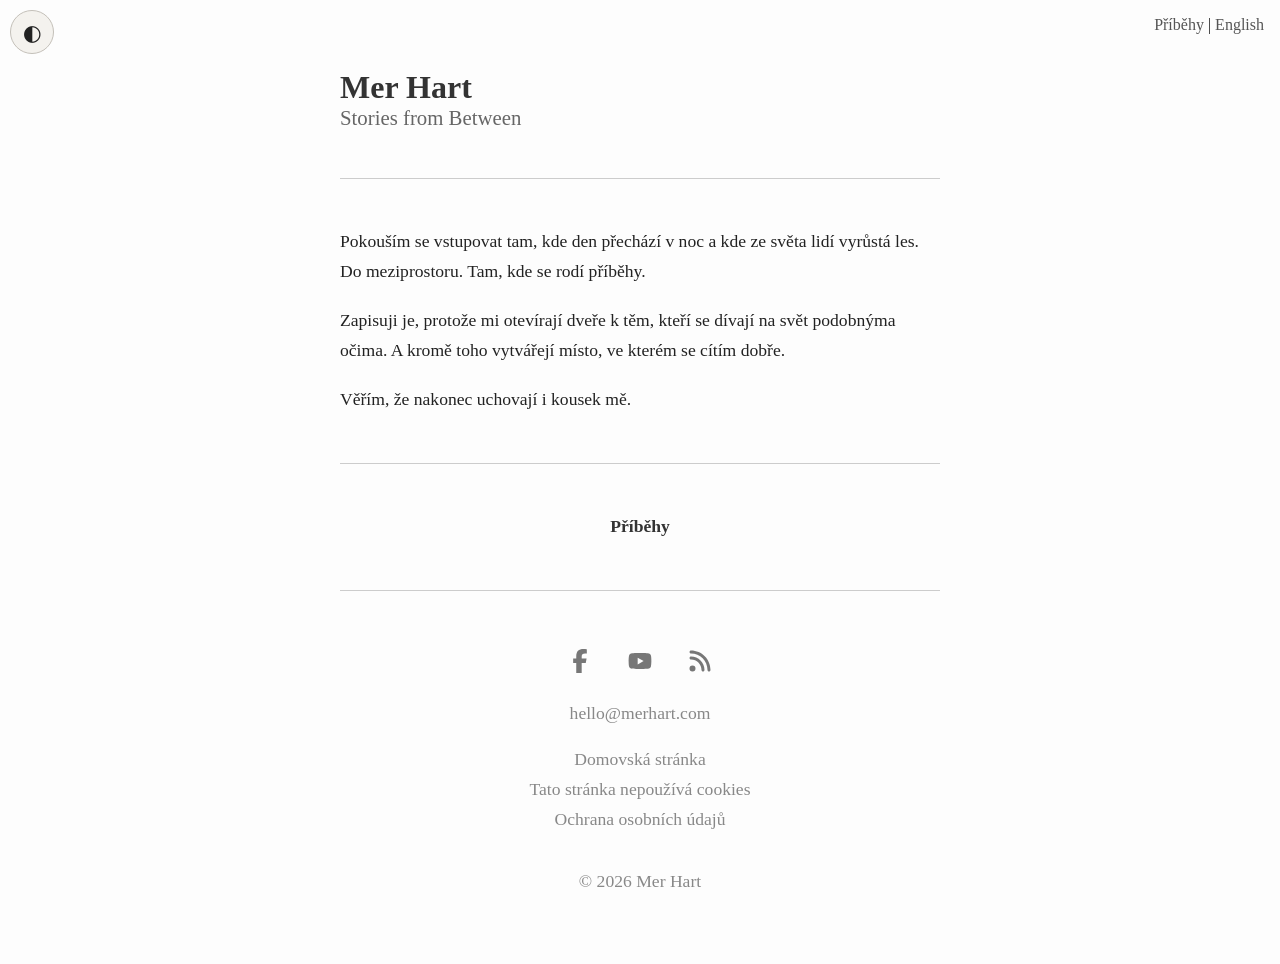
<file: index.html>
<!DOCTYPE html>
<html lang="cs">
<head>
  <meta charset="UTF-8">
  <title>Mer Hart · Stories from Between</title>
  <meta name="description" content="Mer Hart – Stories from Between. Autorské příběhy z meziprostoru na pomezí skutečnosti, snů a starého světa.">
  <meta name="viewport" content="width=device-width, initial-scale=1.0">
  <script src="/js/theme.js"></script>
  <link rel="stylesheet" href="css/style.css">
  <link rel="alternate" type="application/atom+xml" title="Mer Hart · Stories from Between" href="/feed.xml">
  <link rel="icon" href="/favicon.ico" type="image/x-icon" />
  <link rel="icon" type="image/png" sizes="32x32" href="/favicon-32x32.png">
  <link rel="icon" type="image/png" sizes="16x16" href="/favicon-16x16.png">
  <link rel="shortcut icon" href="/favicon.ico">
  <meta property="og:title" content="Mer Hart · Stories from Between">
  <meta property="og:description" content="Autorské příběhy z meziprostoru, kde se setkává skutečnost, sny a starý svět.">
  <meta property="og:type" content="website">
  <meta property="og:url" content="https://merhart.com/">
  <meta property="og:locale" content="cs_CZ">
  <meta property="og:site_name" content="Mer Hart">
  <meta property="og:image" content="https://merhart.com/images/og.jpg">
  <meta property="og:image:width" content="1200">
  <meta property="og:image:height" content="630">
  <meta property="og:image:type" content="image/jpeg">
  <meta property="og:image:alt" content="Mer Hart – Stories from Between">  
  <meta name="twitter:title" content="Mer Hart · Stories from Between">
  <meta name="twitter:description" content="Autorské příběhy z meziprostoru, kde se setkává skutečnost, sny a starý svět.">
  <meta name="twitter:image" content="https://merhart.com/images/og.jpg">
  <meta name="twitter:card" content="summary_large_image">
</head>
<body>
  <div class="lang-switch">
    <a href="/stories/">Příběhy</a> | <a href="/en/">English</a>
  </div>
  <main>
    <h1>Mer Hart</h1>
    <h2 class="subtitle">Stories from Between</h2>

<hr>

<p>Pokouším se vstupovat tam, kde den přechází v noc a kde ze světa lidí vyrůstá les. Do meziprostoru. Tam, kde se rodí příběhy.</p>

<p>Zapisuji je, protože mi otevírají dveře k těm, kteří se dívají na svět podobnýma očima. A kromě toho vytvářejí místo, ve kterém se cítím dobře.</p>

<p>Věřím, že nakonec uchovají i kousek mě.</p>

<hr>

<p style="text-align: center;">
  <a href="/stories/"><b>Příběhy</b></a>
</p>

<div id="footer"></div>
<script>
  fetch("/footer.html")
    .then(response => response.text())
    .then(html => document.getElementById("footer").innerHTML = html)
    .catch(err => console.error("Chyba při načítání patičky:", err));
</script>
<noscript>
  <div style="text-align: center; color: #900; font-size: 14px; padding: 1rem;">
    Tato stránka vyžaduje JavaScript pro zobrazení patičky.
  </div>
</noscript>
<p class="copyright">© <span id="year"></span> Mer Hart</p>
</main>
<script>
  document.getElementById('year').textContent = new Date().getFullYear();
</script>
</body>
</html>
</file>
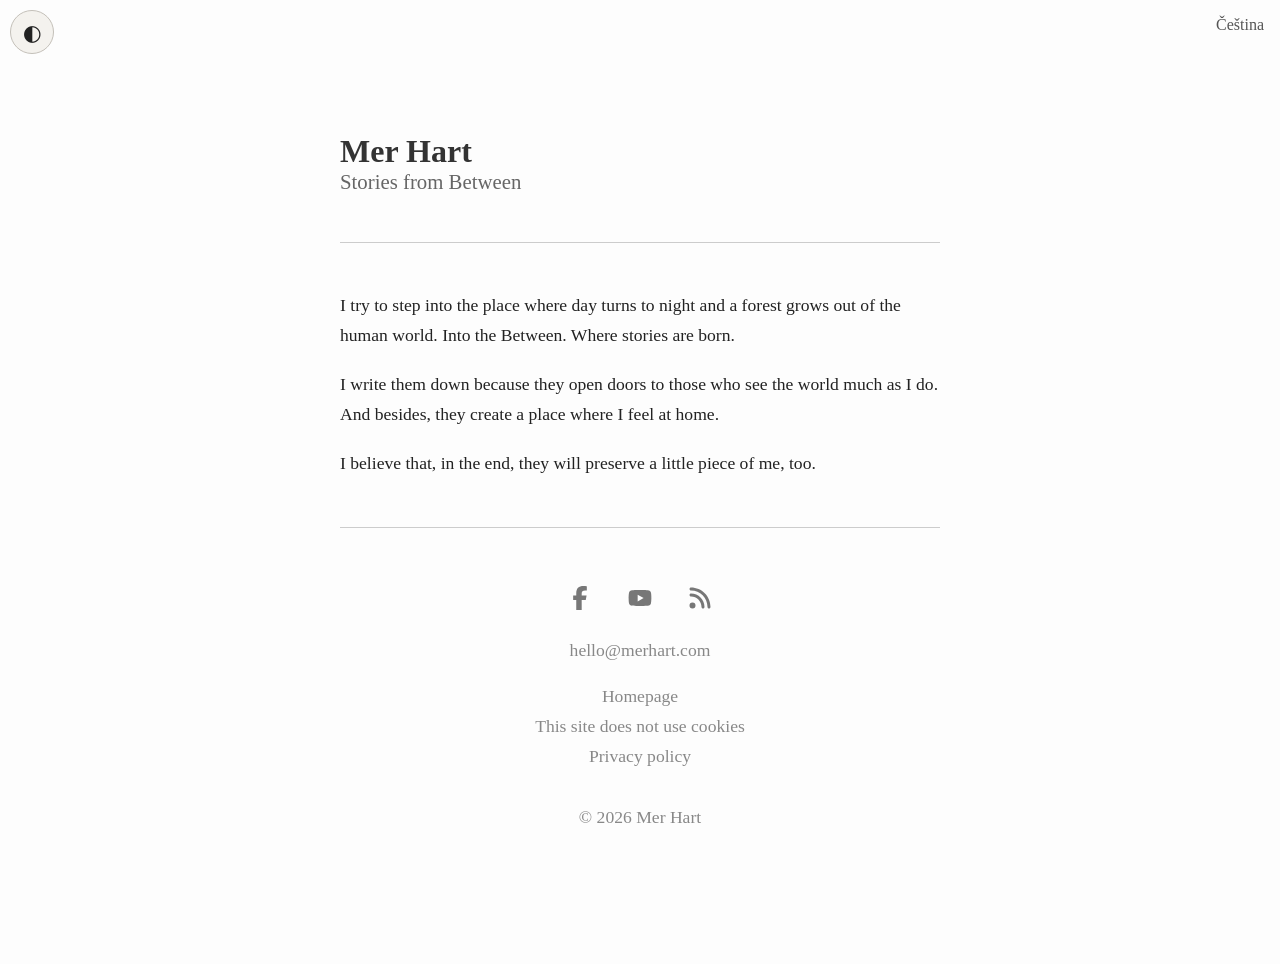
<file: en/index.html>
<!DOCTYPE html>
<html lang="en">
<head>
  <meta charset="UTF-8">
  <title>Mer Hart · Stories from Between</title>
  <meta name="description" content="Mer Hart – Stories from Between. Original stories from the Between, where reality, dreams, and the old world meet.">
  <meta name="viewport" content="width=device-width, initial-scale=1.0">
  <script src="/js/theme.js"></script>
  <link rel="stylesheet" href="/css/style.css">
  <link rel="icon" href="/favicon.ico" type="image/x-icon" />
  <link rel="icon" type="image/png" sizes="32x32" href="/favicon-32x32.png">
  <link rel="icon" type="image/png" sizes="16x16" href="/favicon-16x16.png">
  <link rel="shortcut icon" href="/favicon.ico">
  <meta property="og:title" content="Mer Hart · Stories from Between">
  <meta property="og:description" content="Original stories from the Between, where reality, dreams, and the old world meet.">
  <meta property="og:type" content="website">
  <meta property="og:url" content="https://merhart.com/en/">
  <meta property="og:locale" content="en_US">
  <meta property="og:site_name" content="Mer Hart">
  <meta property="og:image" content="https://merhart.com/images/og.jpg">
  <meta property="og:image:width" content="1200">
  <meta property="og:image:height" content="630">
  <meta property="og:image:type" content="image/jpeg">
  <meta property="og:image:alt" content="Mer Hart – Stories from Between">  
  <meta name="twitter:title" content="Mer Hart · Stories from Between">
  <meta name="twitter:description" content="Original stories from the Between, where reality, dreams, and the old world meet.">
  <meta name="twitter:image" content="https://merhart.com/images/og.jpg">
  <meta name="twitter:card" content="summary_large_image">
</head>
<body>
  <div class="lang-switch">
    <a href="/">Čeština</a>
  </div>
  <main>
    <h1>Mer Hart</h1>
    <h2 class="subtitle">Stories from Between</h2>

<hr>

<p>I try to step into the place where day turns to night and a forest grows out of the human world. Into the Between. Where stories are born.</p>

<p>I write them down because they open doors to those who see the world much as I do. And besides, they create a place where I feel at home.</p>

<p>I believe that, in the end, they will preserve a little piece of me, too.</p>

<div id="footer"></div>
<script>
  fetch("/en/footer.html")
    .then(response => response.text())
    .then(html => document.getElementById("footer").innerHTML = html)
    .catch(err => console.error("Chyba při načítání patičky:", err));
</script>
<noscript>
  <div style="text-align: center; color: #900; font-size: 14px; padding: 1rem;">
    This page needs JavaScript enabled to show footer.
  </div>
</noscript>
<p class="copyright">© <span id="year"></span> Mer Hart</p>

  </main>
<script>
  document.getElementById('year').textContent = new Date().getFullYear();
</script>
</body>
</html>
</file>
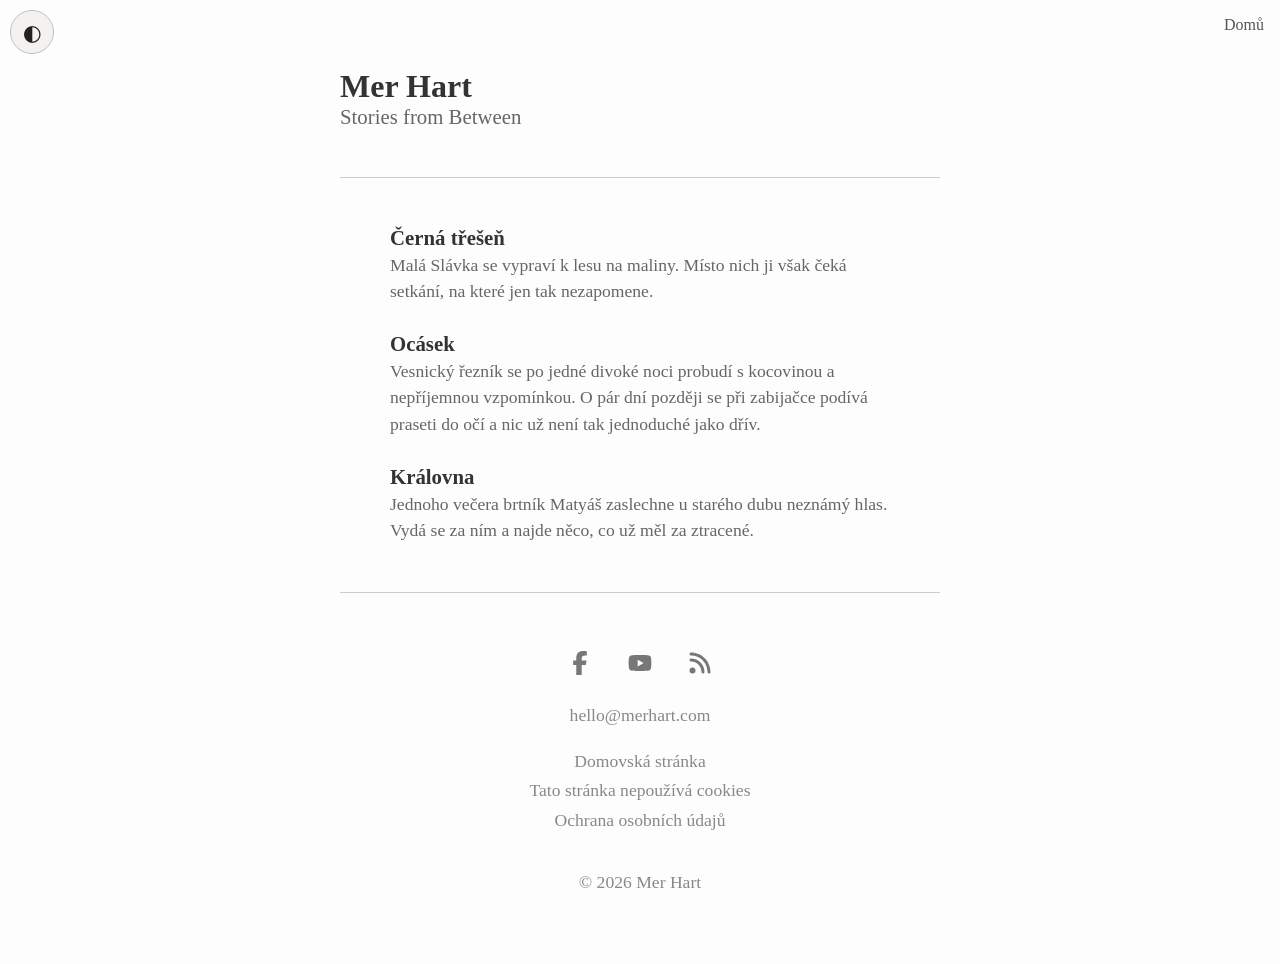
<file: stories/index.html>
<!DOCTYPE html>
<html lang="cs">
<head>
  <meta charset="UTF-8">
  <title>Mer Hart · Stories from Between</title>
  <meta name="description" content="Mer Hart – Stories from Between. Autorské příběhy z meziprostoru na pomezí skutečnosti, snů a starého světa.">
  <meta name="viewport" content="width=device-width, initial-scale=1.0">
  <script src="/js/theme.js"></script>
  <link rel="stylesheet" href="/css/style.css">
  <link rel="alternate" type="application/atom+xml" title="Mer Hart · Stories from Between" href="/feed.xml">
  <link rel="icon" href="/favicon.ico" type="image/x-icon" />
  <link rel="icon" type="image/png" sizes="32x32" href="/favicon-32x32.png">
  <link rel="icon" type="image/png" sizes="16x16" href="/favicon-16x16.png">
  <link rel="shortcut icon" href="/favicon.ico">
  <meta property="og:title" content="Mer Hart · Stories from Between">
  <meta property="og:description" content="Autorské příběhy z meziprostoru, kde se setkává skutečnost, sny a starý svět.">
  <meta property="og:type" content="website">
  <meta property="og:url" content="https://merhart.com/">
  <meta property="og:locale" content="cs_CZ">
  <meta property="og:site_name" content="Mer Hart">
  <meta property="og:image" content="https://merhart.com/images/og.jpg">
  <meta property="og:image:width" content="1200">
  <meta property="og:image:height" content="630">
  <meta property="og:image:type" content="image/jpeg">
  <meta property="og:image:alt" content="Mer Hart – Stories from Between">  
  <meta name="twitter:title" content="Mer Hart · Stories from Between">
  <meta name="twitter:description" content="Autorské příběhy z meziprostoru, kde se setkává skutečnost, sny a starý svět.">
  <meta name="twitter:image" content="https://merhart.com/images/og.jpg">
  <meta name="twitter:card" content="summary_large_image">
</head>
<body>
  <div class="lang-switch">
    <a href="/">Domů</a>
  </div>
  <main>
    <h1>Mer Hart</h1>
    <h2 class="subtitle">Stories from Between</h2>

    <hr>

    <div class="story-list">
      <div class="story-item">
        <h2><a href="cerna-tresen.html">Černá třešeň</a></h2>
        <p>Malá Slávka se vypraví k lesu na maliny. Místo nich ji však čeká setkání, na které jen tak nezapomene.</p>
      </div>

      <div class="story-item">
        <h2><a href="ocasek.html">Ocásek</a></h2>
        <p>Vesnický řezník se po jedné divoké noci probudí s kocovinou a nepříjemnou vzpomínkou. O pár dní později se při zabijačce podívá praseti do očí a nic už není tak jednoduché jako dřív.</p>
      </div>

      <div class="story-item">
        <h2><a href="kralovna.html">Královna</a></h2>
        <p>Jednoho večera brtník Matyáš zaslechne u starého dubu neznámý hlas. Vydá se za ním a najde něco, co už měl za ztracené.</p>
      </div>
    </div>

    <div id="footer"></div>
    <script>
      fetch("/footer.html")
        .then(response => response.text())
        .then(html => document.getElementById("footer").innerHTML = html)
        .catch(err => console.error("Chyba při načítání patičky:", err));
    </script>
    <noscript>
      <div style="text-align: center; color: #900; font-size: 14px; padding: 1rem;">
        Tato stránka vyžaduje JavaScript pro zobrazení patičky.
      </div>
    </noscript>
    <p class="copyright">© <span id="year"></span> Mer Hart</p>
  </main>
  <script>
    document.getElementById('year').textContent = new Date().getFullYear();
  </script>
</body>
</html>
</file>
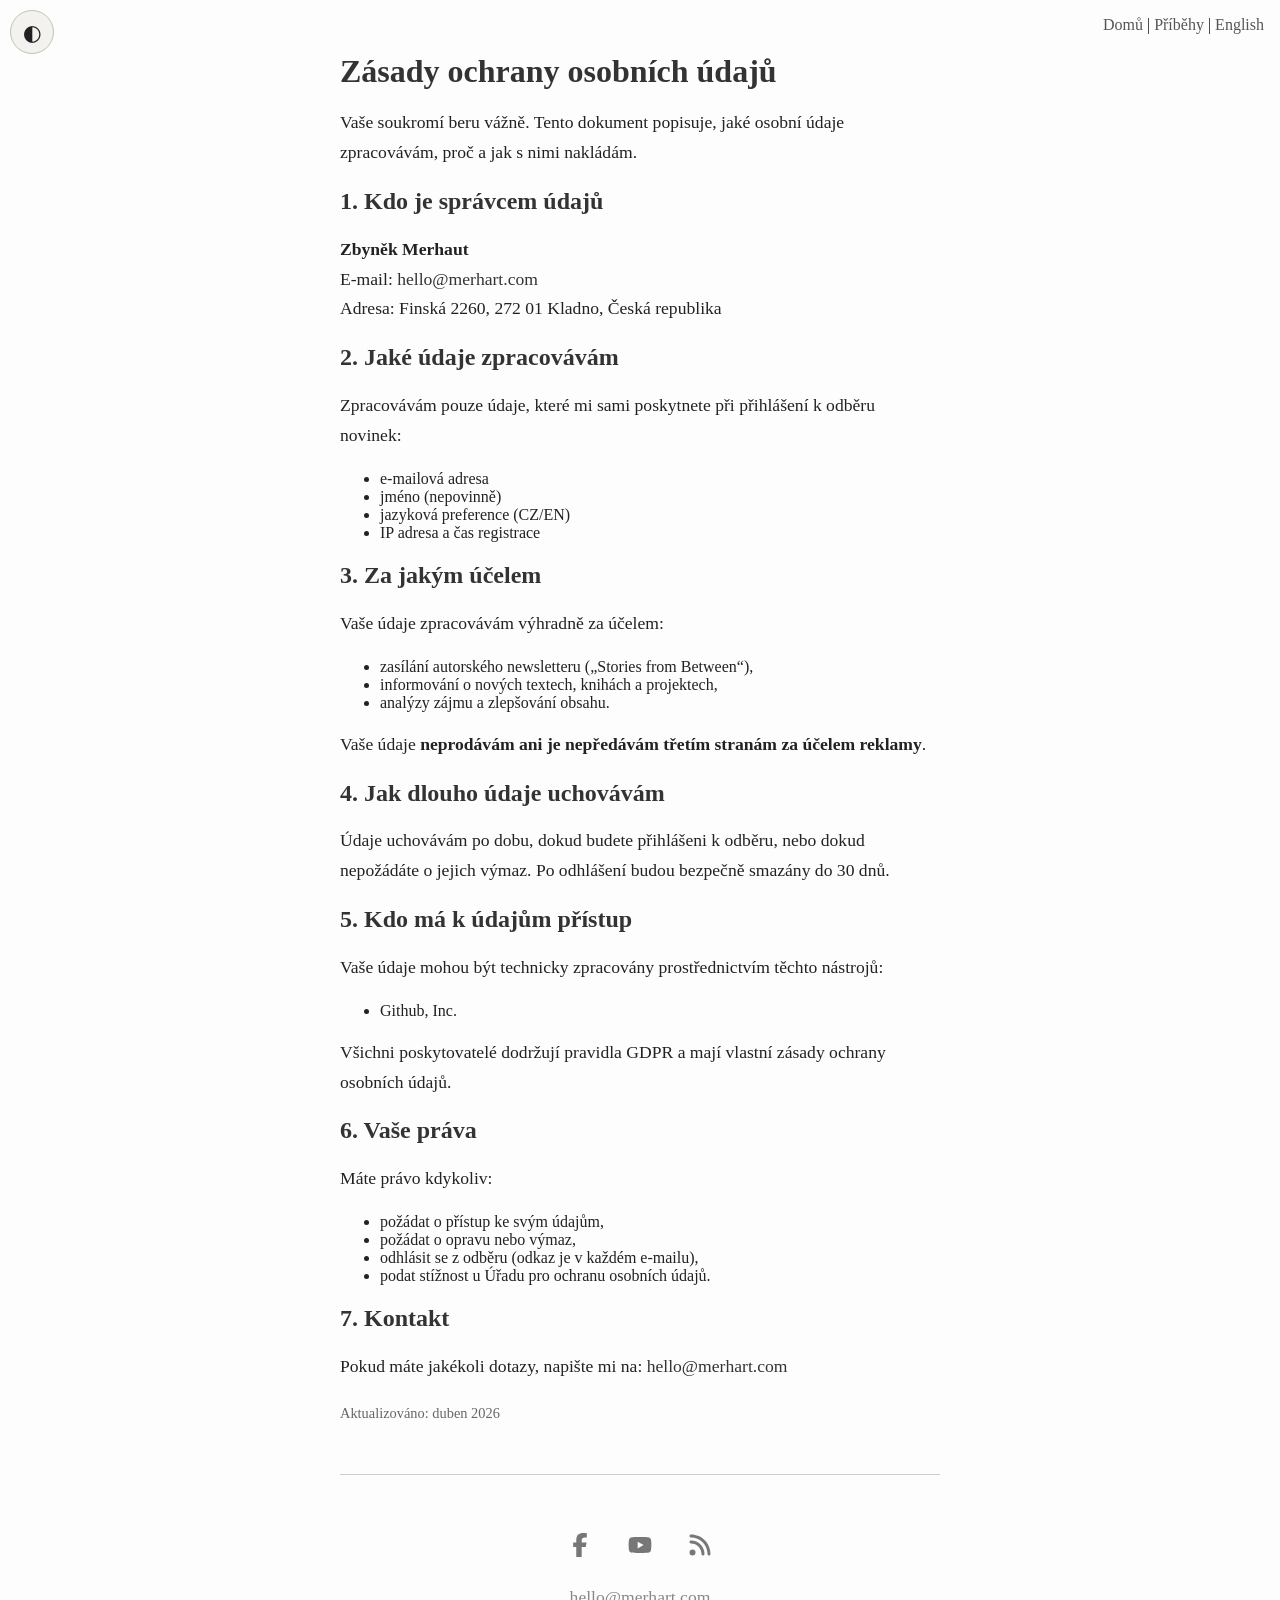
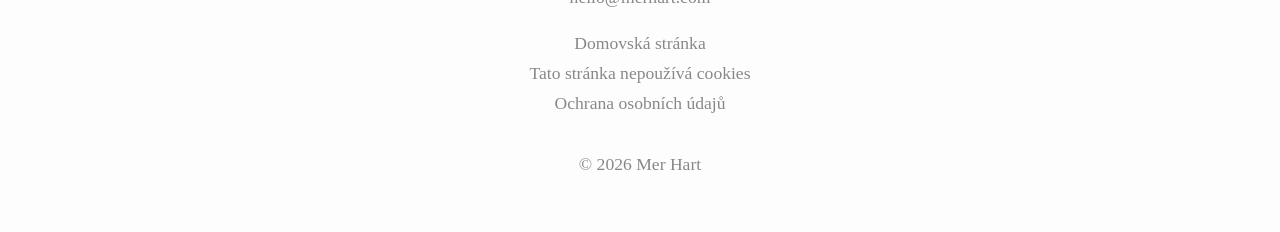
<file: zasady.html>
<!DOCTYPE html>
<html lang="cs">
<head>
  <meta charset="UTF-8">
  <title>Mer Hart</title>
  <meta name="viewport" content="width=device-width, initial-scale=1.0">
  <meta name="robots" content="noindex,follow">
  <script src="/js/theme.js"></script>
  <link rel="stylesheet" href="css/style.css">
  <link rel="alternate" type="application/atom+xml" title="Mer Hart · Stories from Between" href="/feed.xml">
  <link rel="icon" href="/favicon.ico" type="image/x-icon" />
  <link rel="icon" type="image/png" sizes="32x32" href="/favicon-32x32.png">
  <link rel="icon" type="image/png" sizes="16x16" href="/favicon-16x16.png">
  <link rel="shortcut icon" href="/favicon.ico">
</head>
<body>
  <div class="lang-switch">
    <a href="/">Domů</a> | <a href="/stories/">Příběhy</a> | <a href="/en/policy.html">English</a>
  </div>
  <main>

 <h1>Zásady ochrany osobních údajů</h1>

  <p>Vaše soukromí beru vážně. Tento dokument popisuje, jaké osobní údaje zpracovávám, proč a jak s nimi nakládám.</p>

  <h2>1. Kdo je správcem údajů</h2>
  <p>
    <strong>Zbyněk Merhaut</strong><br>
    E-mail: <a href="mailto:hello@merhart.com">hello@merhart.com</a><br>
    Adresa: Finská 2260, 272 01 Kladno, Česká republika<br>
  </p>

  <h2>2. Jaké údaje zpracovávám</h2>
  <p>Zpracovávám pouze údaje, které mi sami poskytnete při přihlášení k odběru novinek:</p>
  <ul>
    <li>e-mailová adresa</li>
    <li>jméno (nepovinně)</li>
    <li>jazyková preference (CZ/EN)</li>
    <li>IP adresa a čas registrace</li>
  </ul>

  <h2>3. Za jakým účelem</h2>
  <p>Vaše údaje zpracovávám výhradně za účelem:</p>
  <ul>
    <li>zasílání autorského newsletteru („Stories from Between“),</li>
    <li>informování o nových textech, knihách a projektech,</li>
    <li>analýzy zájmu a zlepšování obsahu.</li>
  </ul>
  <p>Vaše údaje <strong>neprodávám ani je nepředávám třetím stranám za účelem reklamy</strong>.</p>

  <h2>4. Jak dlouho údaje uchovávám</h2>
  <p>Údaje uchovávám po dobu, dokud budete přihlášeni k odběru, nebo dokud nepožádáte o jejich výmaz. Po odhlášení budou bezpečně smazány do 30 dnů.</p>

  <h2>5. Kdo má k údajům přístup</h2>
  <p>
    Vaše údaje mohou být technicky zpracovány prostřednictvím těchto nástrojů:
  </p>
  <ul>
    <li>Github, Inc.</li>
  </ul>
  <p>Všichni poskytovatelé dodržují pravidla GDPR a mají vlastní zásady ochrany osobních údajů.</p>

  <h2>6. Vaše práva</h2>
  <p>Máte právo kdykoliv:</p>
  <ul>
    <li>požádat o přístup ke svým údajům,</li>
    <li>požádat o opravu nebo výmaz,</li>
    <li>odhlásit se z odběru (odkaz je v každém e-mailu),</li>
    <li>podat stížnost u Úřadu pro ochranu osobních údajů.</li>
  </ul>

  <h2>7. Kontakt</h2>
  <p>Pokud máte jakékoli dotazy, napište mi na: <a href="mailto:hello@merhart.com">hello@merhart.com</a></p>

  <p style="font-size: 0.9em; color: #666;">Aktualizováno: duben 2026</p>

<div id="footer"></div>
<script>
  fetch("/footer.html")
    .then(response => response.text())
    .then(html => document.getElementById("footer").innerHTML = html)
    .catch(err => console.error("Chyba při načítání patičky:", err));
</script>
<noscript>
  <div style="text-align: center; color: #900; font-size: 14px; padding: 1rem;">
    Tato stránka vyžaduje JavaScript pro zobrazení patičky.
  </div>
</noscript>
<p class="copyright">© <span id="year"></span> Mer Hart</p>

</main>
<script>
  document.getElementById('year').textContent = new Date().getFullYear();
</script>
</body>
</html>
</file>
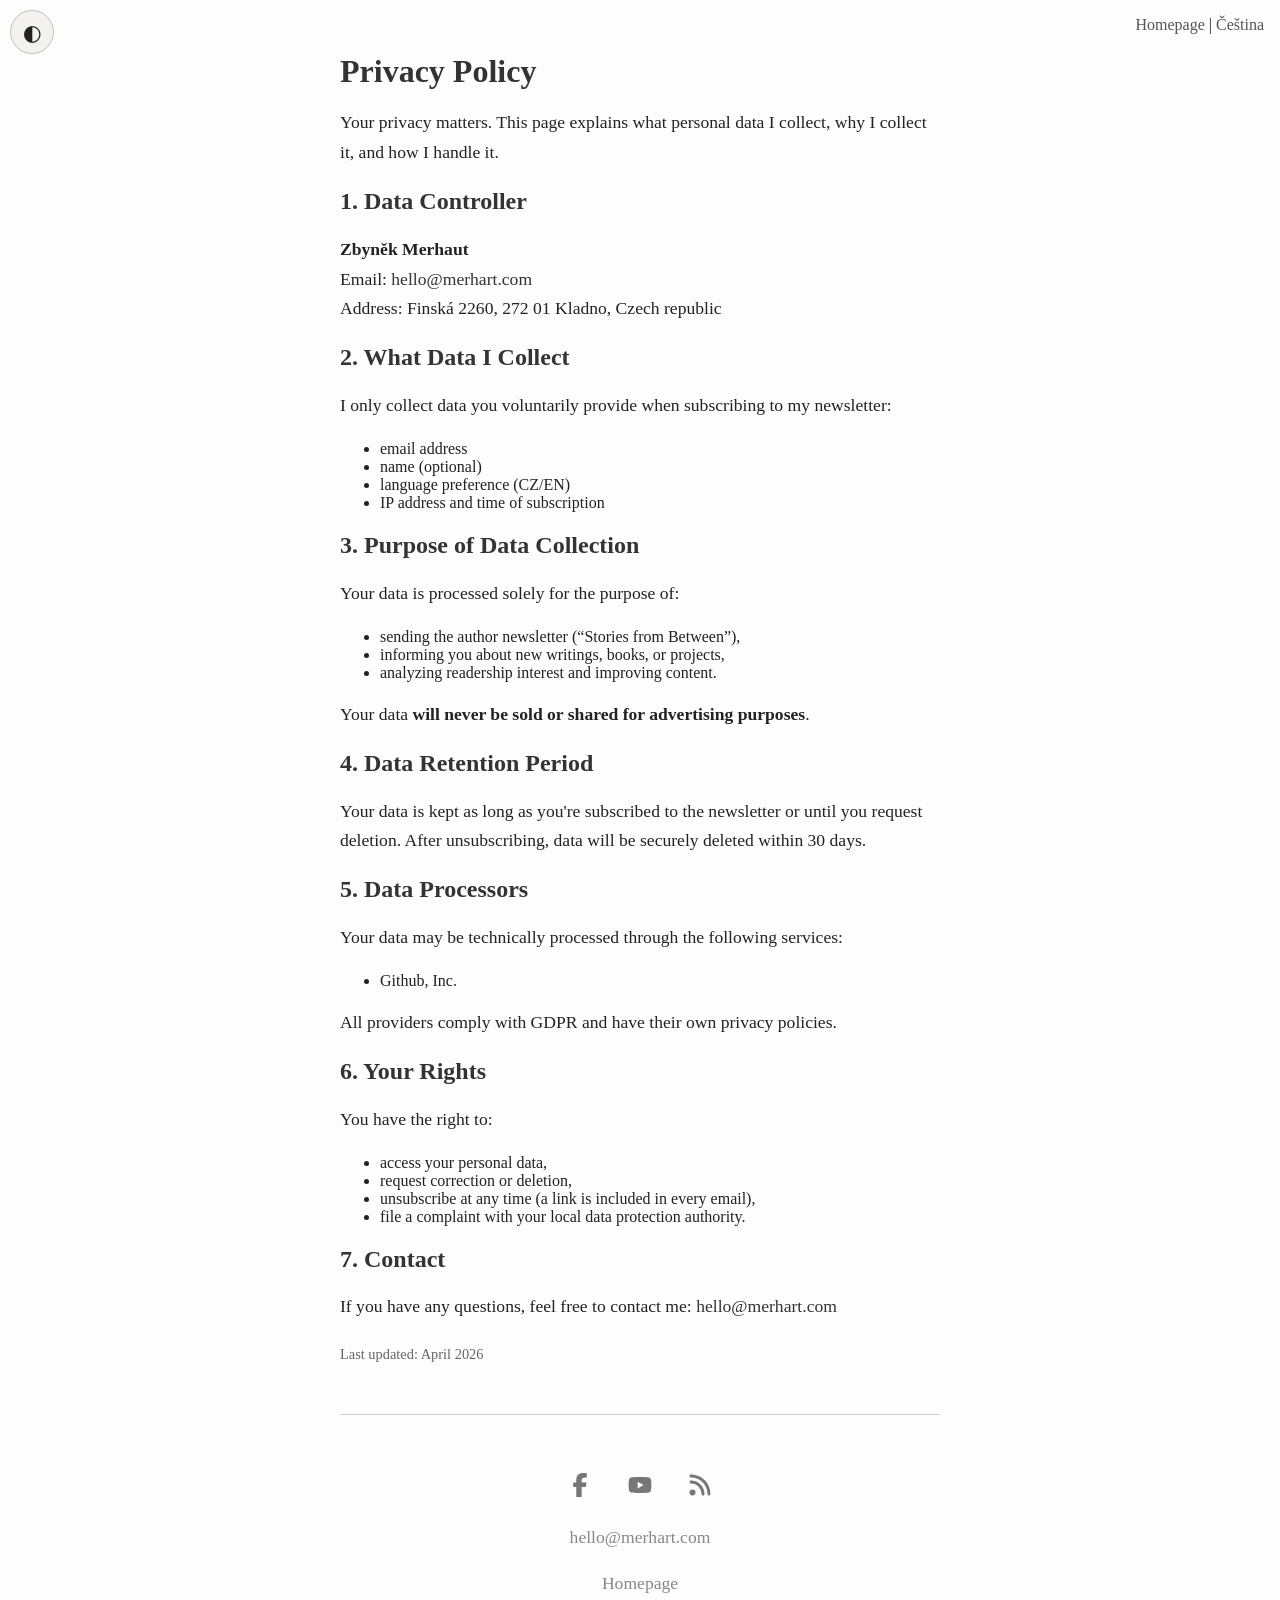
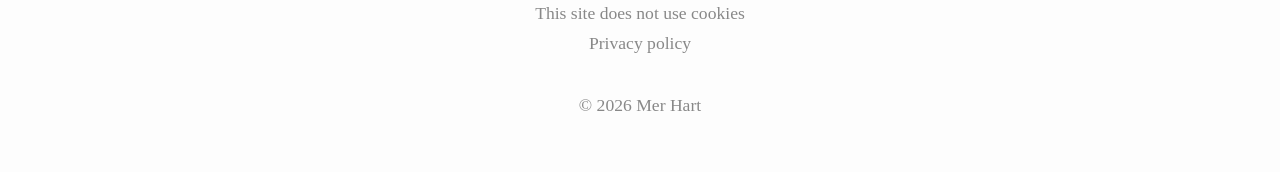
<file: en/policy.html>
<!DOCTYPE html>
<html lang="en">
<head>
  <meta charset="UTF-8">
  <title>Mer Hart</title>
  <meta name="viewport" content="width=device-width, initial-scale=1.0">
  <meta name="robots" content="noindex,follow">
  <script src="/js/theme.js"></script>
  <link rel="stylesheet" href="/css/style.css">
  <link rel="icon" href="/favicon.ico" type="image/x-icon" />
  <link rel="icon" type="image/png" sizes="32x32" href="/favicon-32x32.png">
  <link rel="icon" type="image/png" sizes="16x16" href="/favicon-16x16.png">
  <link rel="shortcut icon" href="/favicon.ico">
</head>
<body>
  <div class="lang-switch">
    <a href="/en/">Homepage</a> | <a href="/zasady.html">Čeština</a>
  </div>
  <main>

  <h1>Privacy Policy</h1>

  <p>Your privacy matters. This page explains what personal data I collect, why I collect it, and how I handle it.</p>

  <h2>1. Data Controller</h2>
  <p>
    <strong>Zbyněk Merhaut</strong><br>
    Email: <a href="mailto:hello@merhart.com">hello@merhart.com</a><br>
    Address: Finská 2260, 272 01 Kladno, Czech republic<br>
  </p>

  <h2>2. What Data I Collect</h2>
  <p>I only collect data you voluntarily provide when subscribing to my newsletter:</p>
  <ul>
    <li>email address</li>
    <li>name (optional)</li>
    <li>language preference (CZ/EN)</li>
    <li>IP address and time of subscription</li>
  </ul>

  <h2>3. Purpose of Data Collection</h2>
  <p>Your data is processed solely for the purpose of:</p>
  <ul>
    <li>sending the author newsletter (“Stories from Between”),</li>
    <li>informing you about new writings, books, or projects,</li>
    <li>analyzing readership interest and improving content.</li>
  </ul>
  <p>Your data <strong>will never be sold or shared for advertising purposes</strong>.</p>

  <h2>4. Data Retention Period</h2>
  <p>Your data is kept as long as you're subscribed to the newsletter or until you request deletion. After unsubscribing, data will be securely deleted within 30 days.</p>

  <h2>5. Data Processors</h2>
  <p>Your data may be technically processed through the following services:</p>
  <ul>
    <li>Github, Inc.</li>
  </ul>
  <p>All providers comply with GDPR and have their own privacy policies.</p>

  <h2>6. Your Rights</h2>
  <p>You have the right to:</p>
  <ul>
    <li>access your personal data,</li>
    <li>request correction or deletion,</li>
    <li>unsubscribe at any time (a link is included in every email),</li>
    <li>file a complaint with your local data protection authority.</li>
  </ul>

  <h2>7. Contact</h2>
  <p>If you have any questions, feel free to contact me: <a href="mailto:hello@merhart.com">hello@merhart.com</a></p>

  <p style="font-size: 0.9em; color: #666;">Last updated: April 2026</p>

<div id="footer"></div>
<script>
  fetch("/en/footer.html")
    .then(response => response.text())
    .then(html => document.getElementById("footer").innerHTML = html)
    .catch(err => console.error("Chyba při načítání patičky:", err));
</script>
<noscript>
  <div style="text-align: center; color: #900; font-size: 14px; padding: 1rem;">
    This page needs JavaScript enabled to show footer.
  </div>
</noscript>
<p class="copyright">© <span id="year"></span> Mer Hart</p>

  </main>
<script>
  document.getElementById('year').textContent = new Date().getFullYear();
</script>
</body>
</html>
</file>
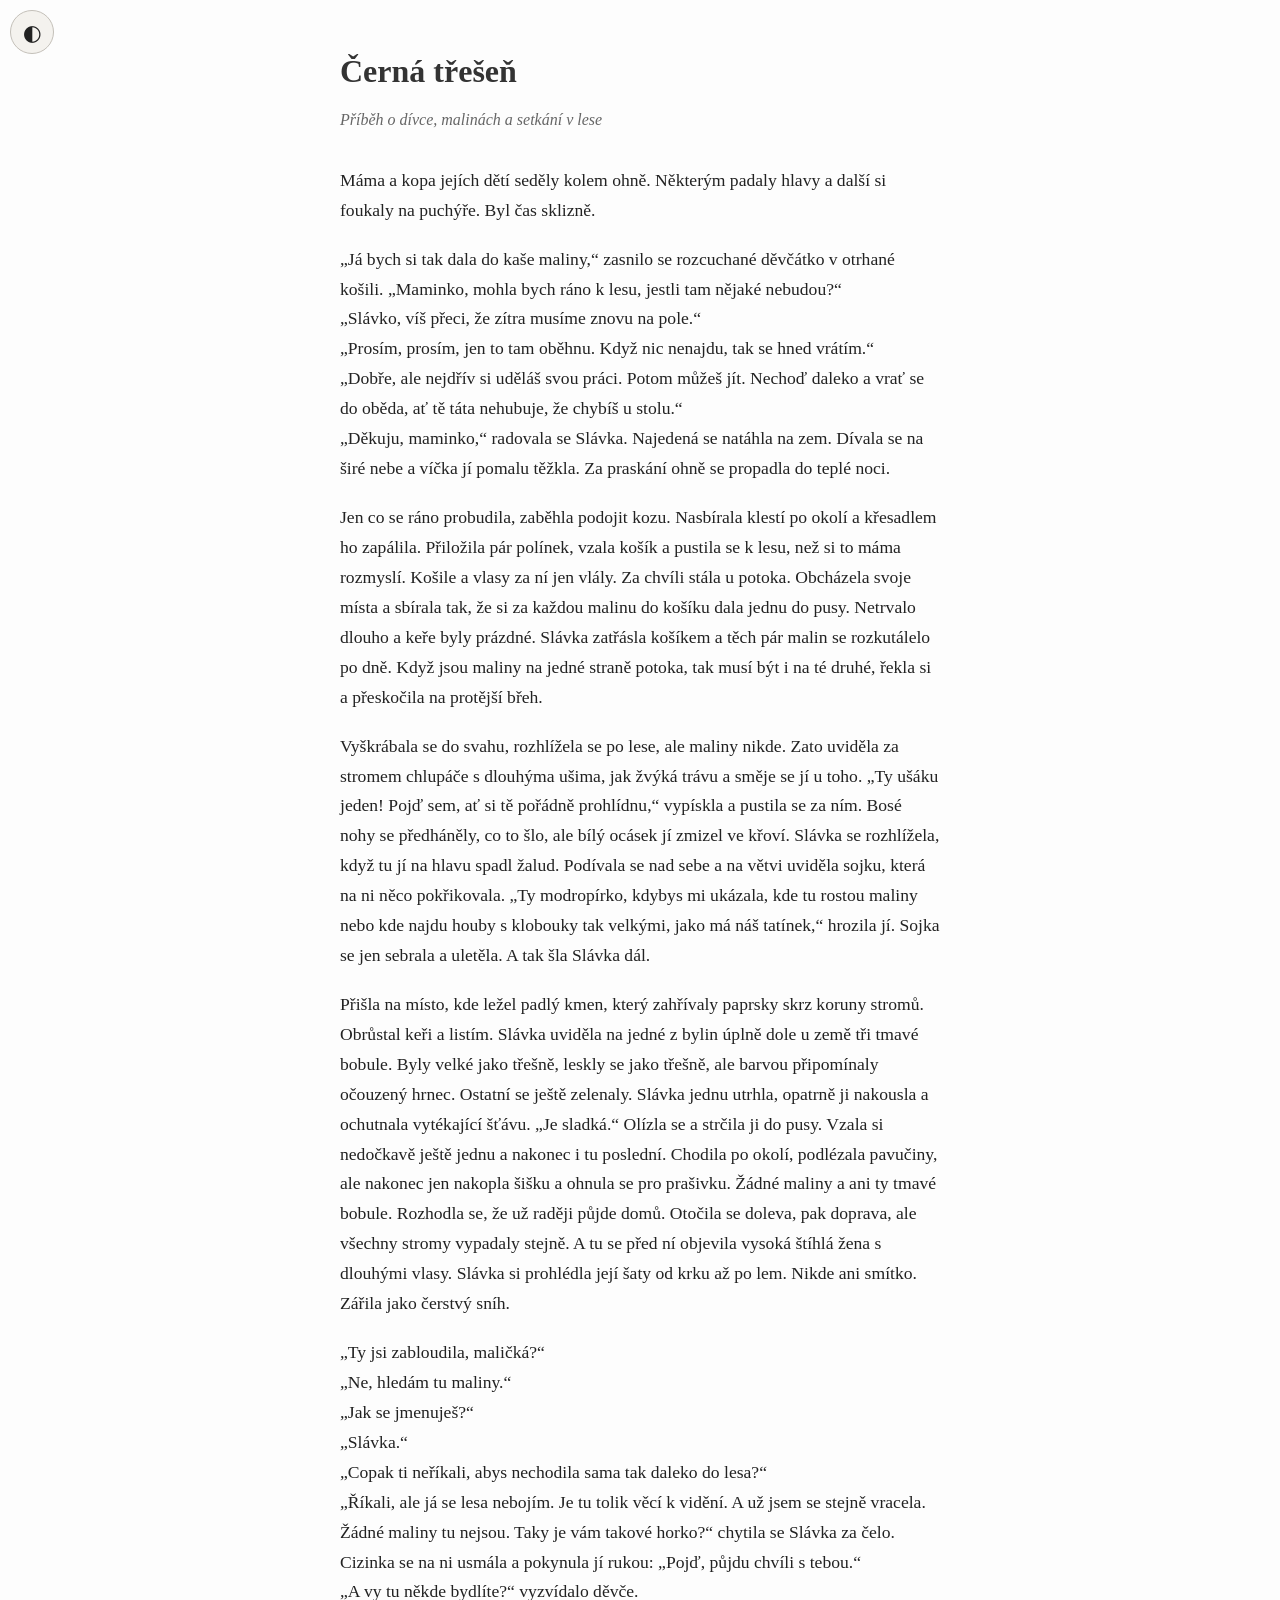
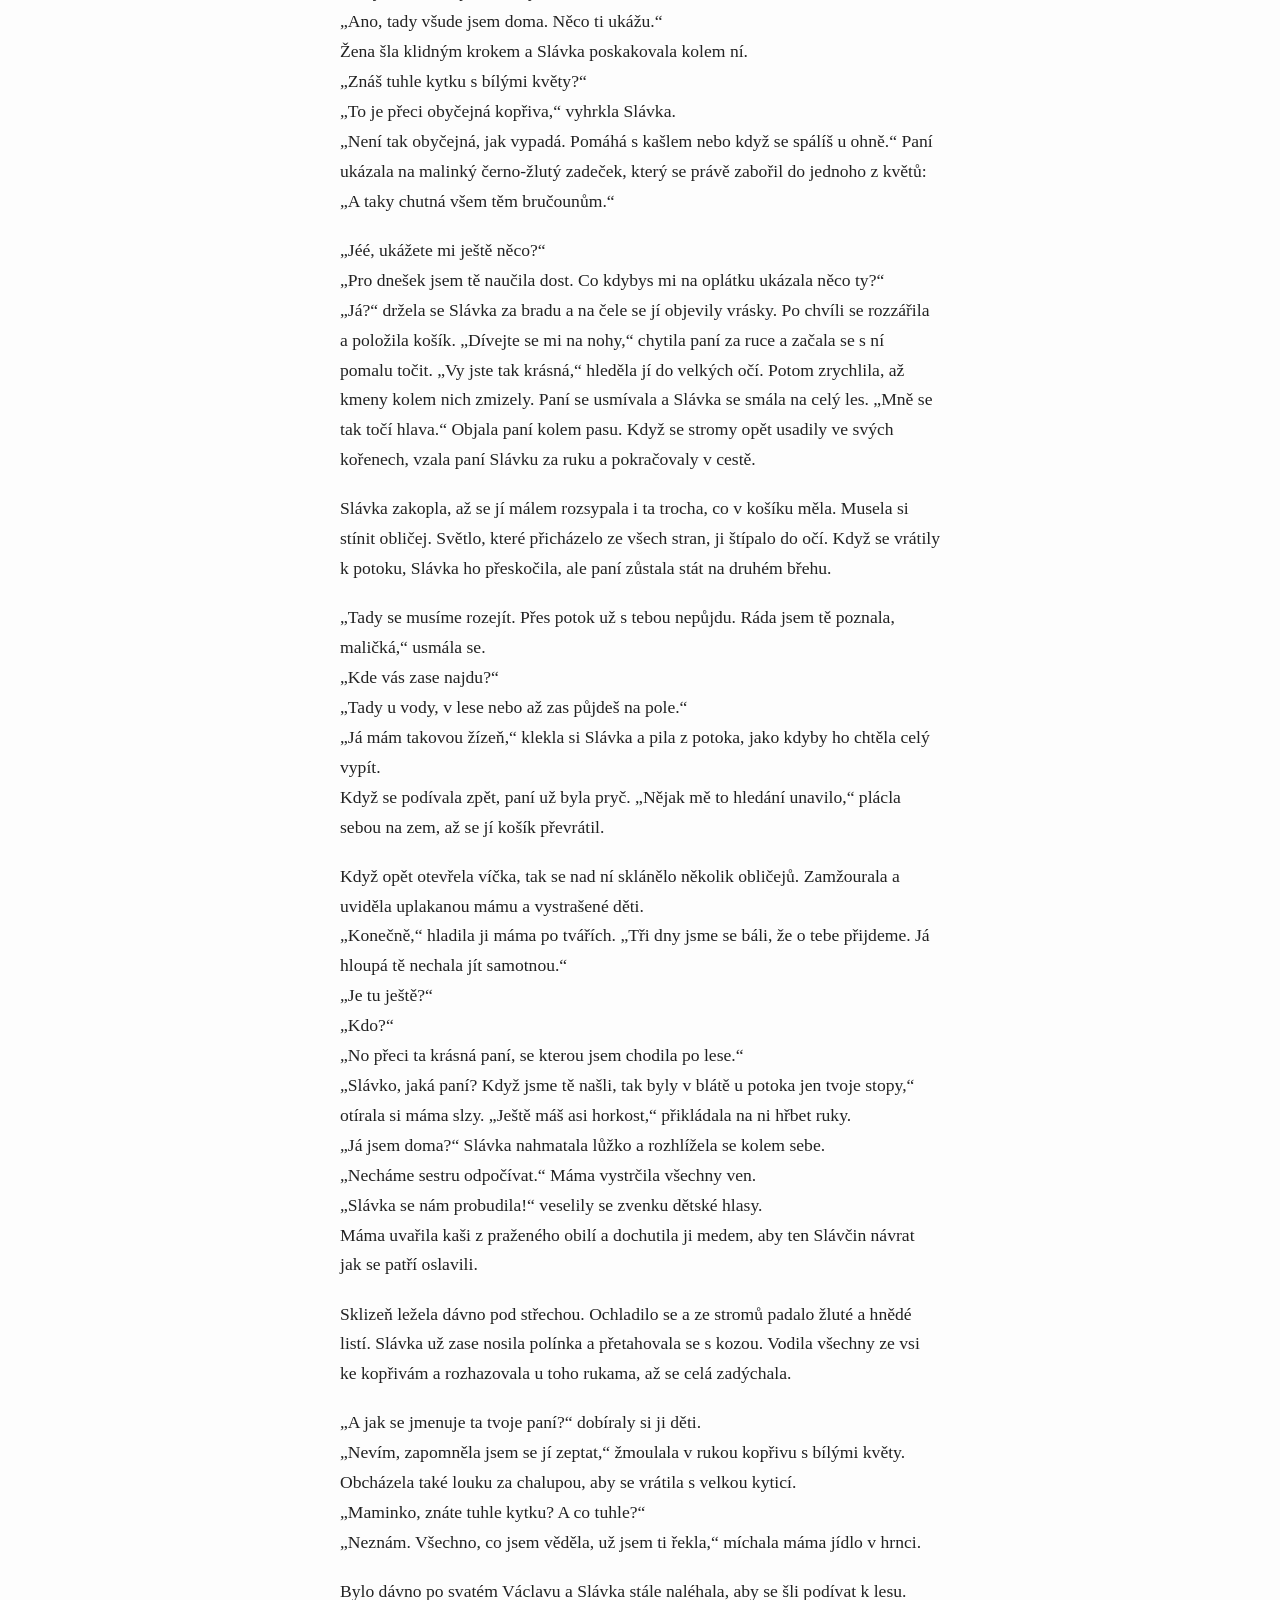
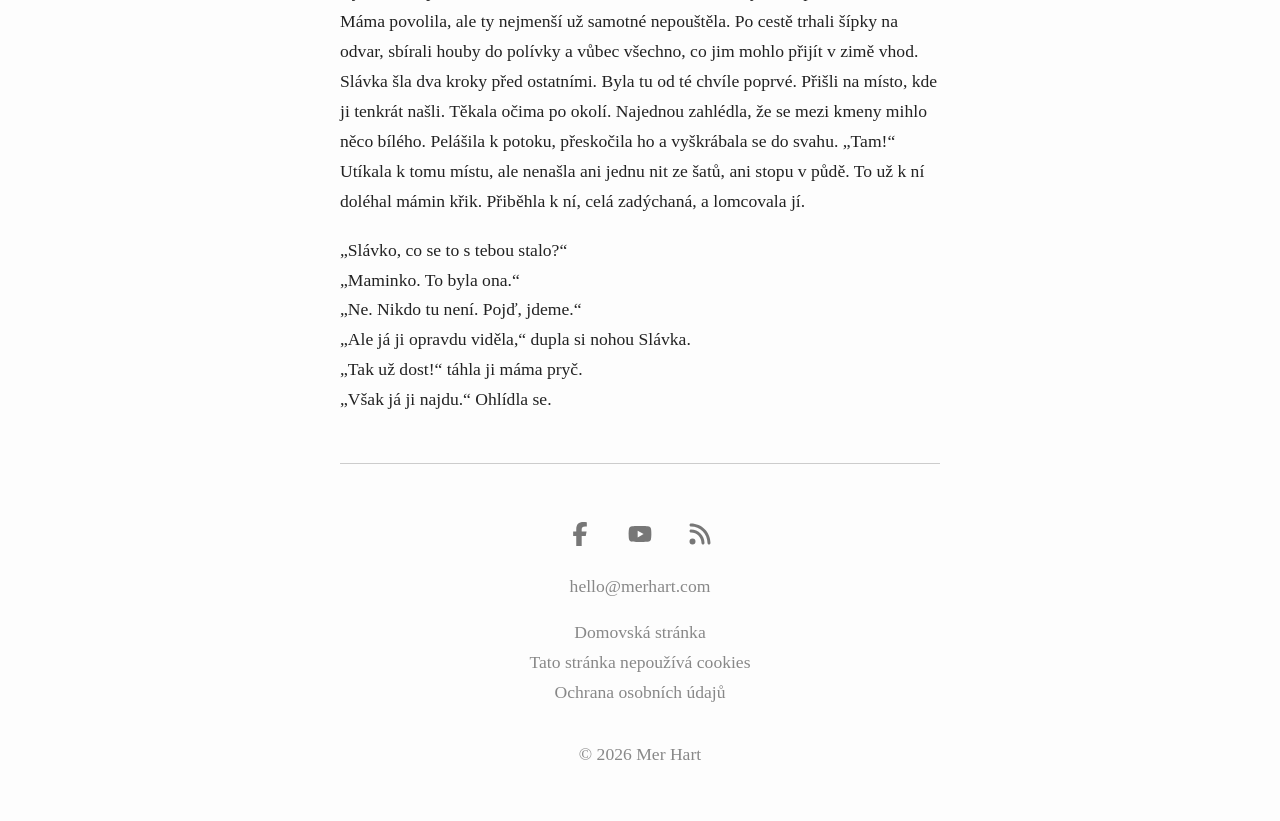
<file: stories/cerna-tresen.html>
<!DOCTYPE html>
<html lang="cs">
<head>
  <meta charset="UTF-8">
  <title>Černá třešeň · Mer Hart</title>
  <meta name="viewport" content="width=device-width, initial-scale=1.0">
  <meta name="description" content="Příběh o dívce, malinách a setkání v lese. Krátká povídka ze světa Mer Harta.">
  <script src="/js/theme.js"></script>
  <link rel="stylesheet" href="/css/style.css">
  <link rel="alternate" type="application/atom+xml" title="Mer Hart · Stories from Between" href="/feed.xml">
  <link rel="icon" href="/favicon.ico" type="image/x-icon" />
  <link rel="icon" type="image/png" sizes="32x32" href="/favicon-32x32.png">
  <link rel="icon" type="image/png" sizes="16x16" href="/favicon-16x16.png">
  <link rel="shortcut icon" href="/favicon.ico">
  <meta property="og:title" content="Černá třešeň · Mer Hart">
  <meta property="og:description" content="Příběh o dívce, malinách a setkání v lese. Krátká povídka ze světa Mer Harta.">
  <meta property="og:type" content="article">
  <meta property="og:url" content="https://merhart.com/stories/cerna-tresen.html">
  <meta property="og:locale" content="cs_CZ">
  <meta property="og:site_name" content="Mer Hart">
  <meta property="og:image" content="https://merhart.com/images/og.jpg">
  <meta property="og:image:width" content="1200">
  <meta property="og:image:height" content="630">
  <meta property="og:image:type" content="image/jpeg">
  <meta property="og:image:alt" content="Mer Hart – Stories from Between">  
  <meta name="twitter:title" content="Černá třešeň · Mer Hart">
  <meta name="twitter:description" content="Příběh o dívce, malinách a setkání v lese. Krátká povídka ze světa Mer Harta.">
  <meta name="twitter:image" content="https://merhart.com/images/og.jpg">
  <meta name="twitter:card" content="summary_large_image">
</head>
<body>
  <main>
    <h1>Černá třešeň</h1>
    <p class="story-note">Příběh o dívce, malinách a setkání v lese</p>
    
    <p>Máma a kopa jejích dětí seděly kolem ohně. Některým padaly hlavy a další si foukaly na puchýře. Byl čas sklizně.</p>

    <p>„Já bych si tak dala do kaše maliny,“ zasnilo se rozcuchané děvčátko v otrhané košili. „Maminko, mohla bych ráno k lesu, jestli tam nějaké nebudou?“
      <br>
      „Slávko, víš přeci, že zítra musíme znovu na pole.“
      <br>
      „Prosím, prosím, jen to tam oběhnu. Když nic nenajdu, tak se hned vrátím.“
      <br>
      „Dobře, ale nejdřív si uděláš svou práci. Potom můžeš jít. Nechoď daleko a vrať se do oběda, ať tě táta nehubuje, že chybíš u stolu.“
      <br>
      „Děkuju, maminko,“ radovala se Slávka. Najedená se natáhla na zem. Dívala se na širé nebe a víčka jí pomalu těžkla. Za praskání ohně se propadla do teplé noci.</p>

    <p>Jen co se ráno probudila, zaběhla podojit kozu. Nasbírala klestí po okolí a křesadlem ho zapálila. Přiložila pár polínek, vzala košík a pustila se k lesu, než si to máma rozmyslí. Košile a vlasy za ní jen vlály. Za chvíli stála u potoka. Obcházela svoje místa a sbírala tak, že si za každou malinu do košíku dala jednu do pusy. Netrvalo dlouho a keře byly prázdné. Slávka zatřásla košíkem a těch pár malin se rozkutálelo po dně. Když jsou maliny na jedné straně potoka, tak musí být i na té druhé, řekla si a přeskočila na protější břeh.</p>

    <p>Vyškrábala se do svahu, rozhlížela se po lese, ale maliny nikde. Zato uviděla za stromem chlupáče s dlouhýma ušima, jak žvýká trávu a směje se jí u toho. „Ty ušáku jeden! Pojď sem, ať si tě pořádně prohlídnu,“ vypískla a pustila se za ním. Bosé nohy se předháněly, co to šlo, ale bílý ocásek jí zmizel ve křoví. Slávka se rozhlížela, když tu jí na hlavu spadl žalud. Podívala se nad sebe a na větvi uviděla sojku, která na ni něco pokřikovala. „Ty modropírko, kdybys mi ukázala, kde tu rostou maliny nebo kde najdu houby s klobouky tak velkými, jako má náš tatínek,“ hrozila jí. Sojka se jen sebrala a uletěla. A tak šla Slávka dál.</p>

    <p>Přišla na místo, kde ležel padlý kmen, který zahřívaly paprsky skrz koruny stromů. Obrůstal keři a listím. Slávka uviděla na jedné z bylin úplně dole u země tři tmavé bobule. Byly velké jako třešně, leskly se jako třešně, ale barvou připomínaly očouzený hrnec. Ostatní se ještě zelenaly. Slávka jednu utrhla, opatrně ji nakousla a ochutnala vytékající šťávu. „Je sladká.“ Olízla se a strčila ji do pusy. Vzala si nedočkavě ještě jednu a nakonec i tu poslední. Chodila po okolí, podlézala pavučiny, ale nakonec jen nakopla šišku a ohnula se pro prašivku. Žádné maliny a ani ty tmavé bobule. Rozhodla se, že už raději půjde domů. Otočila se doleva, pak doprava, ale všechny stromy vypadaly stejně. A tu se před ní objevila vysoká štíhlá žena s dlouhými vlasy. Slávka si prohlédla její šaty od krku až po lem. Nikde ani smítko. Zářila jako čerstvý sníh.</p>

    <p>„Ty jsi zabloudila, maličká?“
      <br>
      „Ne, hledám tu maliny.“
      <br>
      „Jak se jmenuješ?“
      <br>
      „Slávka.“
      <br>
      „Copak ti neříkali, abys nechodila sama tak daleko do lesa?“
      <br>
      „Říkali, ale já se lesa nebojím. Je tu tolik věcí k vidění. A už jsem se stejně vracela. Žádné maliny tu nejsou. Taky je vám takové horko?“ chytila se Slávka za čelo.
      <br>
      Cizinka se na ni usmála a pokynula jí rukou: „Pojď, půjdu chvíli s tebou.“
      <br>
      „A vy tu někde bydlíte?“ vyzvídalo děvče.
      <br>
      „Ano, tady všude jsem doma. Něco ti ukážu.“
      <br>
      Žena šla klidným krokem a Slávka poskakovala kolem ní.
      <br>
      „Znáš tuhle kytku s bílými květy?“
      <br>
      „To je přeci obyčejná kopřiva,“ vyhrkla Slávka.
      <br>
      „Není tak obyčejná, jak vypadá. Pomáhá s kašlem nebo když se spálíš u ohně.“ Paní ukázala na malinký černo-žlutý zadeček, který se právě zabořil do jednoho z květů: „A taky chutná všem těm bručounům.“</p>

    <p>„Jéé, ukážete mi ještě něco?“
      <br>
      „Pro dnešek jsem tě naučila dost. Co kdybys mi na oplátku ukázala něco ty?“
      <br>
      „Já?“ držela se Slávka za bradu a na čele se jí objevily vrásky. Po chvíli se rozzářila a položila košík. „Dívejte se mi na nohy,“ chytila paní za ruce a začala se s ní pomalu točit. „Vy jste tak krásná,“ hleděla jí do velkých očí. Potom zrychlila, až kmeny kolem nich zmizely. Paní se usmívala a Slávka se smála na celý les. „Mně se tak točí hlava.“ Objala paní kolem pasu. Když se stromy opět usadily ve svých kořenech, vzala paní Slávku za ruku a pokračovaly v cestě.</p>

    <p>Slávka zakopla, až se jí málem rozsypala i ta trocha, co v košíku měla. Musela si stínit obličej. Světlo, které přicházelo ze všech stran, ji štípalo do očí. Když se vrátily k potoku, Slávka ho přeskočila, ale paní zůstala stát na druhém břehu.</p>

    <p>„Tady se musíme rozejít. Přes potok už s tebou nepůjdu. Ráda jsem tě poznala, maličká,“ usmála se.
      <br>
      „Kde vás zase najdu?“
      <br>
      „Tady u vody, v lese nebo až zas půjdeš na pole.“
      <br>
      „Já mám takovou žízeň,“ klekla si Slávka a pila z potoka, jako kdyby ho chtěla celý vypít.
      <br>
      Když se podívala zpět, paní už byla pryč. „Nějak mě to hledání unavilo,“ plácla sebou na zem, až se jí košík převrátil.</p>

    <p>Když opět otevřela víčka, tak se nad ní sklánělo několik obličejů. Zamžourala a uviděla uplakanou mámu a vystrašené děti.
      <br>
      „Konečně,“ hladila ji máma po tvářích. „Tři dny jsme se báli, že o tebe přijdeme. Já hloupá tě nechala jít samotnou.“
      <br>
      „Je tu ještě?“
      <br>
      „Kdo?“
      <br>
      „No přeci ta krásná paní, se kterou jsem chodila po lese.“
      <br>
      „Slávko, jaká paní? Když jsme tě našli, tak byly v blátě u potoka jen tvoje stopy,“ otírala si máma slzy. „Ještě máš asi horkost,“ přikládala na ni hřbet ruky.
      <br>
      „Já jsem doma?“ Slávka nahmatala lůžko a rozhlížela se kolem sebe.
      <br>
      „Necháme sestru odpočívat.“ Máma vystrčila všechny ven.
      <br>
      „Slávka se nám probudila!“ veselily se zvenku dětské hlasy.
      <br>
      Máma uvařila kaši z praženého obilí a dochutila ji medem, aby ten Slávčin návrat jak se patří oslavili.</p>

    <p>Sklizeň ležela dávno pod střechou. Ochladilo se a ze stromů padalo žluté a hnědé listí. Slávka už zase nosila polínka a přetahovala se s kozou. Vodila všechny ze vsi ke kopřivám a rozhazovala u toho rukama, až se celá zadýchala.</p>

    <p>„A jak se jmenuje ta tvoje paní?“ dobíraly si ji děti.
      <br>
      „Nevím, zapomněla jsem se jí zeptat,“ žmoulala v rukou kopřivu s bílými květy. Obcházela také louku za chalupou, aby se vrátila s velkou kyticí.
      <br>
      „Maminko, znáte tuhle kytku? A co tuhle?“
      <br>
      „Neznám. Všechno, co jsem věděla, už jsem ti řekla,“ míchala máma jídlo v hrnci.</p>

    <p>Bylo dávno po svatém Václavu a Slávka stále naléhala, aby se šli podívat k lesu. Máma povolila, ale ty nejmenší už samotné nepouštěla. Po cestě trhali šípky na odvar, sbírali houby do polívky a vůbec všechno, co jim mohlo přijít v zimě vhod. Slávka šla dva kroky před ostatními. Byla tu od té chvíle poprvé. Přišli na místo, kde ji tenkrát našli. Těkala očima po okolí. Najednou zahlédla, že se mezi kmeny mihlo něco bílého. Pelášila k potoku, přeskočila ho a vyškrábala se do svahu. „Tam!“ Utíkala k tomu místu, ale nenašla ani jednu nit ze šatů, ani stopu v půdě. To už k ní doléhal mámin křik. Přiběhla k ní, celá zadýchaná, a lomcovala jí.</p>

    <p>„Slávko, co se to s tebou stalo?“
      <br>
      „Maminko. To byla ona.“
      <br>
      „Ne. Nikdo tu není. Pojď, jdeme.“
      <br>
      „Ale já ji opravdu viděla,“ dupla si nohou Slávka.
      <br>
      „Tak už dost!“ táhla ji máma pryč.
      <br>
      „Však já ji najdu.“ Ohlídla se.</p>

<div id="footer"></div>
<script>
  fetch("/footer.html")
    .then(response => response.text())
    .then(html => document.getElementById("footer").innerHTML = html)
    .catch(err => console.error("Chyba při načítání patičky:", err));
</script>
<noscript>
  <div style="text-align: center; color: #900; font-size: 14px; padding: 1rem;">
    Tato stránka vyžaduje JavaScript pro zobrazení patičky.
  </div>
</noscript>
<p class="copyright">© <span id="year"></span> Mer Hart</p>
</main>
<script>
  document.getElementById('year').textContent = new Date().getFullYear();
</script>
</body>
</html>
</file>
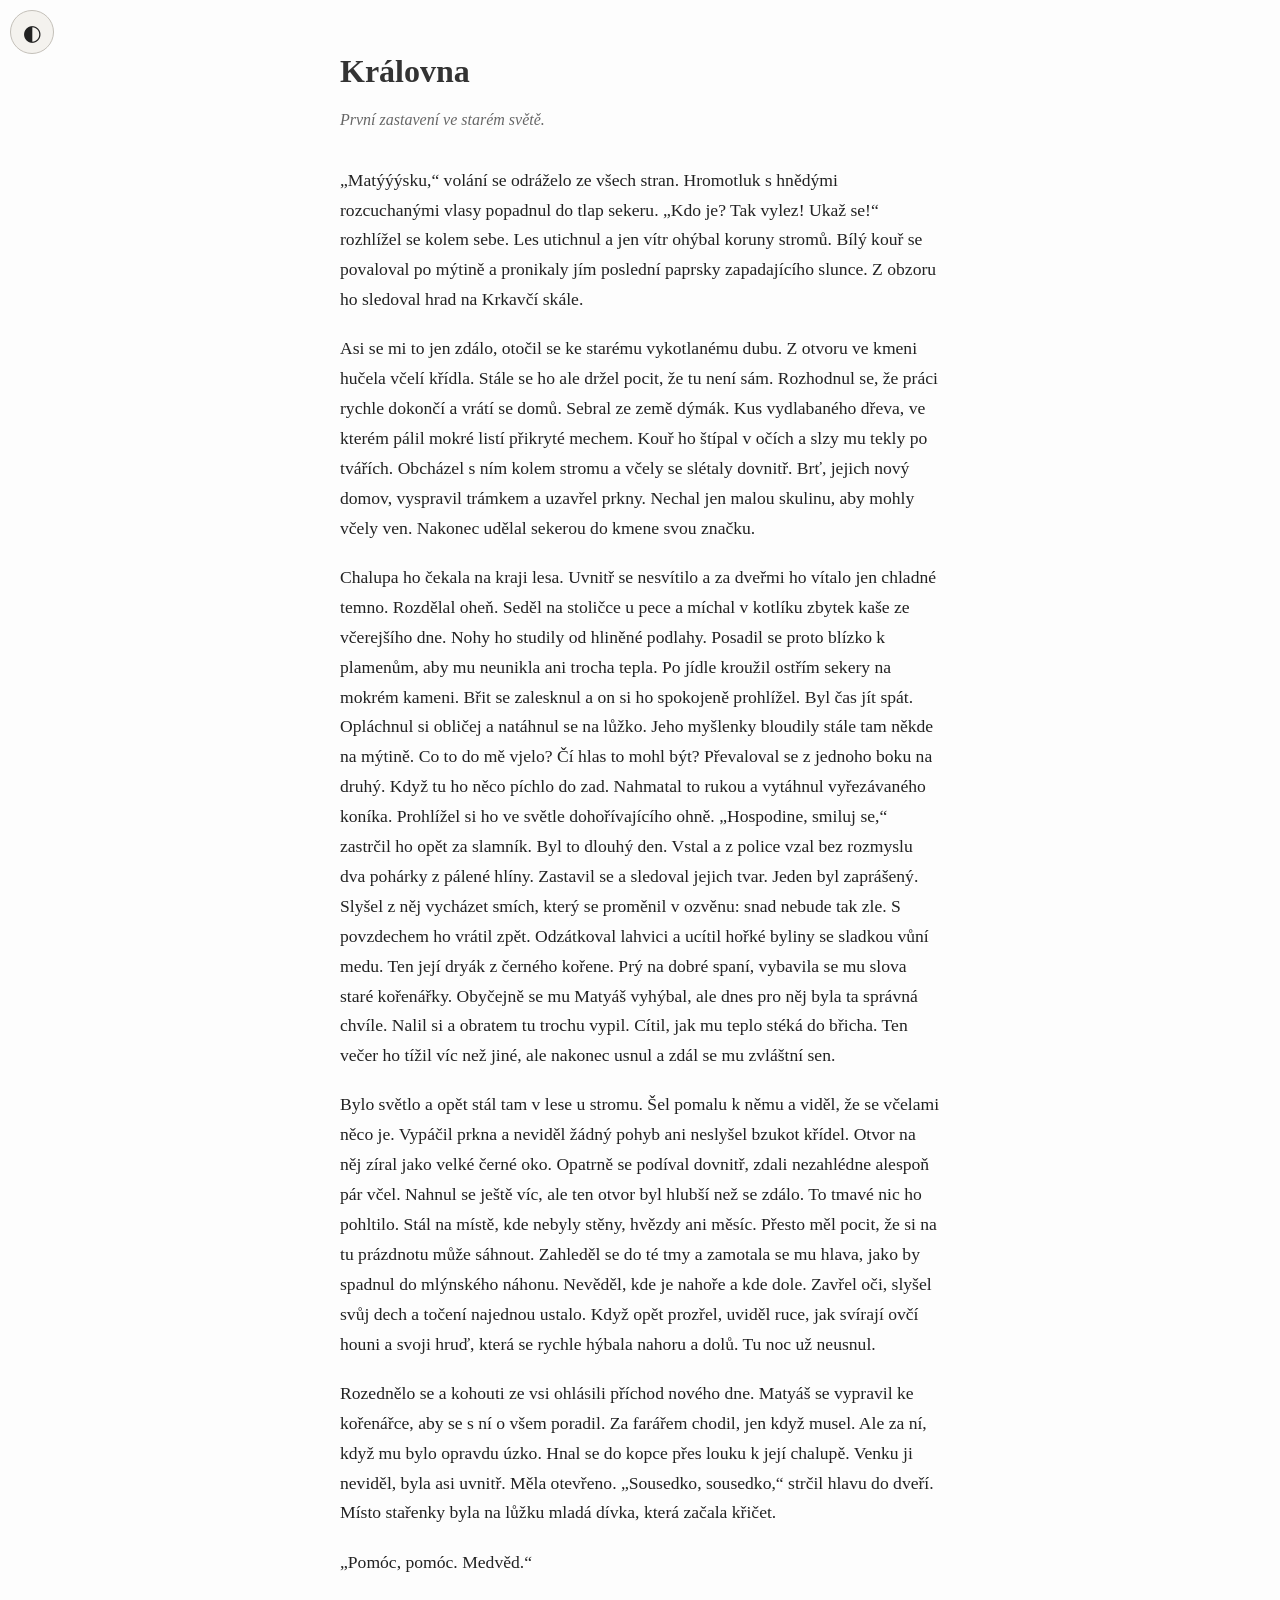
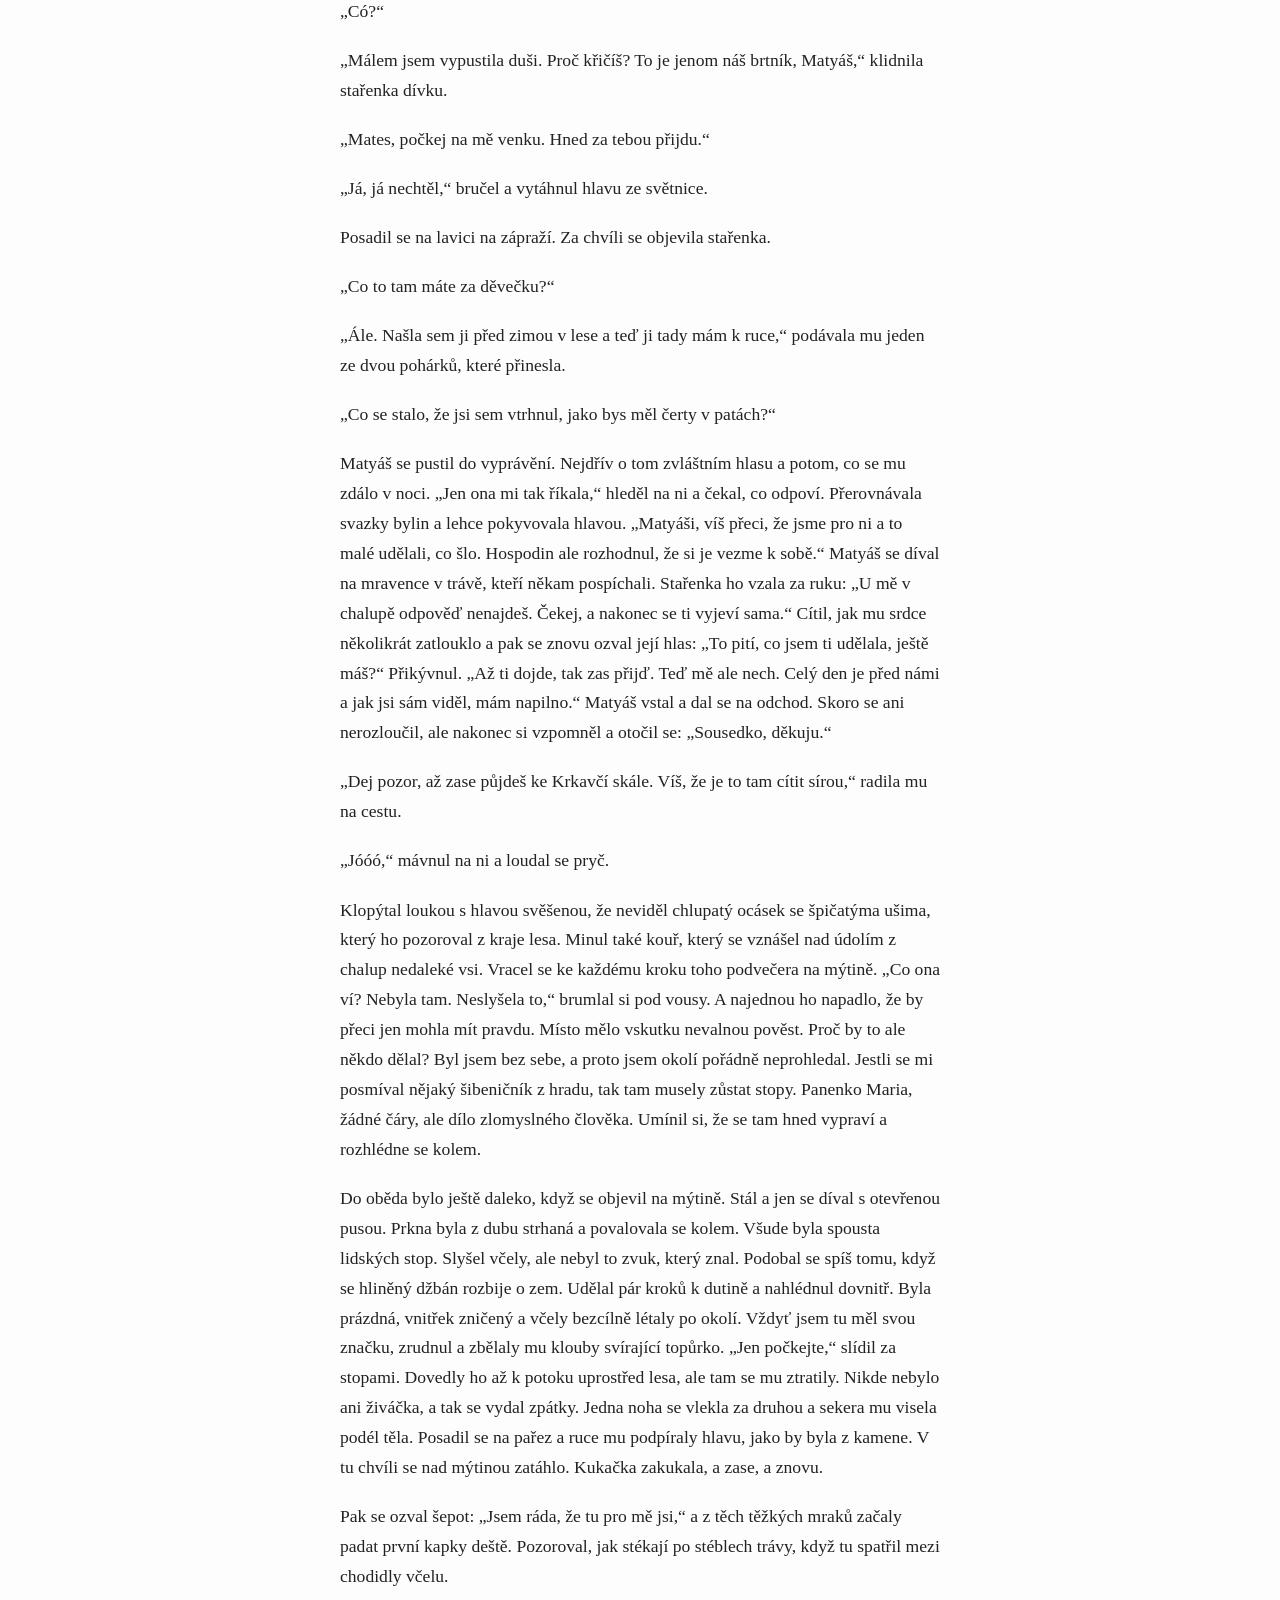
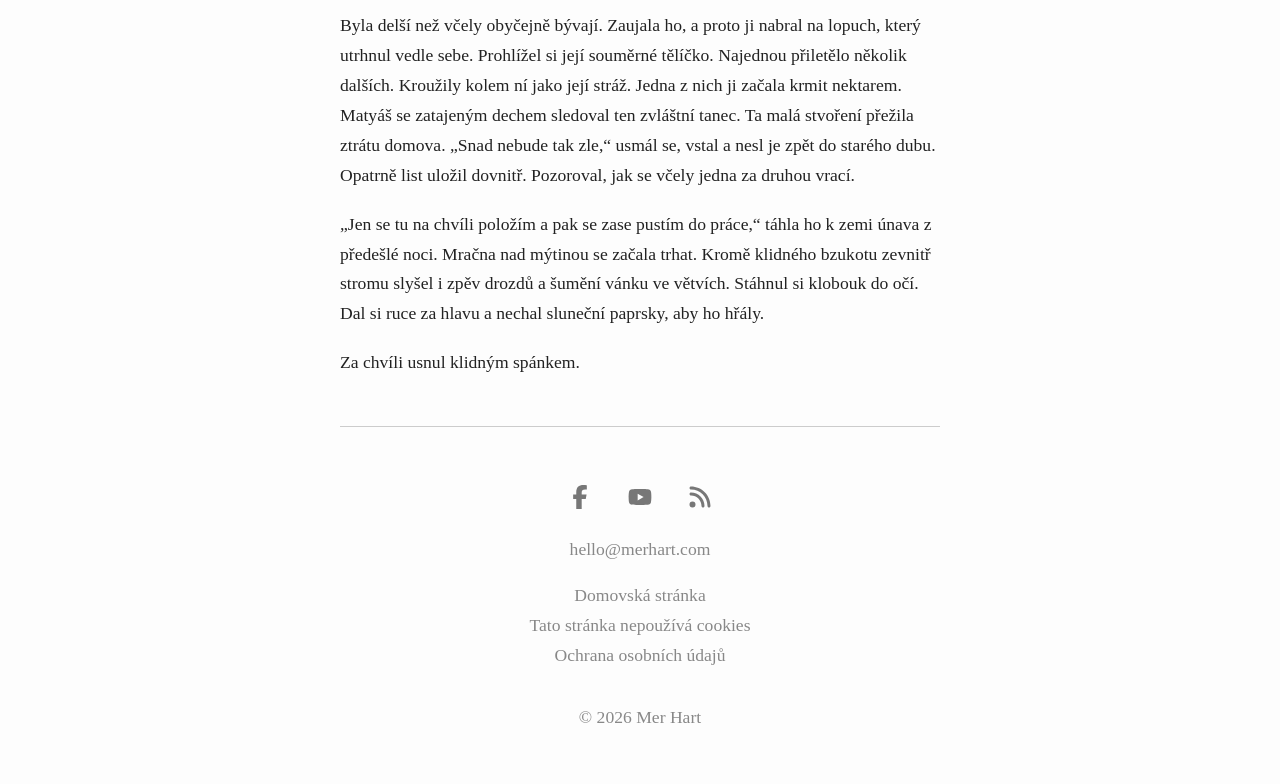
<file: stories/kralovna.html>
<!DOCTYPE html>
<html lang="cs">
<head>
  <meta charset="UTF-8">
  <title>Královna · Mer Hart</title>
  <meta name="viewport" content="width=device-width, initial-scale=1.0">
  <meta name="description" content="Krátká povídka ze světa Mer Hart. První zastavení ve starém světě.">
  <script src="/js/theme.js"></script>
  <link rel="stylesheet" href="/css/style.css">
  <link rel="alternate" type="application/atom+xml" title="Mer Hart · Stories from Between" href="/feed.xml">
  <link rel="icon" href="/favicon.ico" type="image/x-icon" />
  <link rel="icon" type="image/png" sizes="32x32" href="/favicon-32x32.png">
  <link rel="icon" type="image/png" sizes="16x16" href="/favicon-16x16.png">
  <link rel="shortcut icon" href="/favicon.ico">
  <meta property="og:title" content="Královna · Mer Hart">
  <meta property="og:description" content="První zastavení ve starém světě. Krátká povídka od Mer Harta.">
  <meta property="og:type" content="article">
  <meta property="og:url" content="https://merhart.com/stories/kralovna.html">
  <meta property="og:locale" content="cs_CZ">
  <meta property="og:site_name" content="Mer Hart">
  <meta property="og:image" content="https://merhart.com/images/og.jpg">
  <meta property="og:image:width" content="1200">
  <meta property="og:image:height" content="630">
  <meta property="og:image:type" content="image/jpeg">
  <meta property="og:image:alt" content="Mer Hart – Stories from Between">  
  <meta name="twitter:title" content="Královna · Mer Hart">
  <meta name="twitter:description" content="První zastavení ve starém světě. Krátká povídka od Mer Harta.">
  <meta name="twitter:image" content="https://merhart.com/images/og.jpg">
  <meta name="twitter:card" content="summary_large_image">
</head>
<body>
  <main>
    <h1>Královna</h1>
    <p class="story-note">První zastavení ve starém světě.</p>
    
    <p>„Matýýýsku,“ volání se odráželo ze všech stran. Hromotluk s hnědými rozcuchanými vlasy popadnul do tlap sekeru. „Kdo je? Tak vylez! Ukaž se!“ rozhlížel se kolem sebe. Les utichnul a jen vítr ohýbal koruny stromů. Bílý kouř se povaloval po mýtině a pronikaly jím poslední paprsky zapadajícího slunce. Z obzoru ho sledoval hrad na Krkavčí skále.</p>

    <p>Asi se mi to jen zdálo, otočil se ke starému vykotlanému dubu. Z otvoru ve kmeni hučela včelí křídla. Stále se ho ale držel pocit, že tu není sám. Rozhodnul se, že práci rychle dokončí a vrátí se domů. Sebral ze země dýmák. Kus vydlabaného dřeva, ve kterém pálil mokré listí přikryté mechem. Kouř ho štípal v očích a slzy mu tekly po tvářích. Obcházel s ním kolem stromu a včely se slétaly dovnitř. Brť, jejich nový domov, vyspravil trámkem a uzavřel prkny. Nechal jen malou skulinu, aby mohly včely ven. Nakonec udělal sekerou do kmene svou značku.</p>

    <p>Chalupa ho čekala na kraji lesa. Uvnitř se nesvítilo a za dveřmi ho vítalo jen chladné temno. Rozdělal oheň. Seděl na stoličce u pece a míchal v kotlíku zbytek kaše ze včerejšího dne. Nohy ho studily od hliněné podlahy. Posadil se proto blízko k plamenům, aby mu neunikla ani trocha tepla. Po jídle kroužil ostřím sekery na mokrém kameni. Břit se zalesknul a on si ho spokojeně prohlížel. Byl čas jít spát. Opláchnul si obličej a natáhnul se na lůžko. Jeho myšlenky bloudily stále tam někde na mýtině. Co to do mě vjelo? Čí hlas to mohl být? Převaloval se z jednoho boku na druhý. Když tu ho něco píchlo do zad. Nahmatal to rukou a vytáhnul vyřezávaného koníka. Prohlížel si ho ve světle dohořívajícího ohně. „Hospodine, smiluj se,“ zastrčil ho opět za slamník. Byl to dlouhý den. Vstal a z police vzal bez rozmyslu dva pohárky z pálené hlíny. Zastavil se a sledoval jejich tvar. Jeden byl zaprášený. Slyšel z něj vycházet smích, který se proměnil v ozvěnu: snad nebude tak zle. S povzdechem ho vrátil zpět. Odzátkoval lahvici a ucítil hořké byliny se sladkou vůní medu. Ten její dryák z černého kořene. Prý na dobré spaní, vybavila se mu slova staré kořenářky. Obyčejně se mu Matyáš vyhýbal, ale dnes pro něj byla ta správná chvíle. Nalil si a obratem tu trochu vypil. Cítil, jak mu teplo stéká do břicha. Ten večer ho tížil víc než jiné, ale nakonec usnul a zdál se mu zvláštní sen.</p>

    <p>Bylo světlo a opět stál tam v lese u stromu. Šel pomalu k němu a viděl, že se včelami něco je. Vypáčil prkna a neviděl žádný pohyb ani neslyšel bzukot křídel. Otvor na něj zíral jako velké černé oko. Opatrně se podíval dovnitř, zdali nezahlédne alespoň pár včel. Nahnul se ještě víc, ale ten otvor byl hlubší než se zdálo. To tmavé nic ho pohltilo. Stál na místě, kde nebyly stěny, hvězdy ani měsíc. Přesto měl pocit, že si na tu prázdnotu může sáhnout. Zahleděl se do té tmy a zamotala se mu hlava, jako by spadnul do mlýnského náhonu. Nevěděl, kde je nahoře a kde dole. Zavřel oči, slyšel svůj dech a točení najednou ustalo. Když opět prozřel, uviděl ruce, jak svírají ovčí houni a svoji hruď, která se rychle hýbala nahoru a dolů. Tu noc už neusnul.</p>

    <p>Rozednělo se a kohouti ze vsi ohlásili příchod nového dne. Matyáš se vypravil ke kořenářce, aby se s ní o všem poradil. Za farářem chodil, jen když musel. Ale za ní, když mu bylo opravdu úzko. Hnal se do kopce přes louku k její chalupě. Venku ji neviděl, byla asi uvnitř. Měla otevřeno. „Sousedko, sousedko,“ strčil hlavu do dveří. Místo stařenky byla na lůžku mladá dívka, která začala křičet.</p>

    <p>„Pomóc, pomóc. Medvěd.“</p>

    <p>„Có?“</p>

    <p>„Málem jsem vypustila duši. Proč křičíš? To je jenom náš brtník, Matyáš,“ klidnila stařenka dívku.</p>

    <p>„Mates, počkej na mě venku. Hned za tebou přijdu.“</p>

    <p>„Já, já nechtěl,“ bručel a vytáhnul hlavu ze světnice.</p>

    <p>Posadil se na lavici na zápraží. Za chvíli se objevila stařenka.</p>

    <p>„Co to tam máte za děvečku?“</p>

    <p>„Ále. Našla sem ji před zimou v lese a teď ji tady mám k ruce,“ podávala mu jeden ze dvou pohárků, které přinesla.</p>

    <p>„Co se stalo, že jsi sem vtrhnul, jako bys měl čerty v patách?“</p>

    <p>Matyáš se pustil do vyprávění. Nejdřív o tom zvláštním hlasu a potom, co se mu zdálo v noci. „Jen ona mi tak říkala,“ hleděl na ni a čekal, co odpoví. Přerovnávala svazky bylin a lehce pokyvovala hlavou. „Matyáši, víš přeci, že jsme pro ni a to malé udělali, co šlo. Hospodin ale rozhodnul, že si je vezme k sobě.“ Matyáš se díval na mravence v trávě, kteří někam pospíchali. Stařenka ho vzala za ruku: „U mě v chalupě odpověď nenajdeš. Čekej, a nakonec se ti vyjeví sama.“ Cítil, jak mu srdce několikrát zatlouklo a pak se znovu ozval její hlas: „To pití, co jsem ti udělala, ještě máš?“ Přikývnul. „Až ti dojde, tak zas přijď. Teď mě ale nech. Celý den je před námi a jak jsi sám viděl, mám napilno.“ Matyáš vstal a dal se na odchod. Skoro se ani nerozloučil, ale nakonec si vzpomněl a otočil se: „Sousedko, děkuju.“</p>

    <p>„Dej pozor, až zase půjdeš ke Krkavčí skále. Víš, že je to tam cítit sírou,“ radila mu na cestu.</p>

    <p>„Jóóó,“ mávnul na ni a loudal se pryč.</p>

    <p>Klopýtal loukou s hlavou svěšenou, že neviděl chlupatý ocásek se špičatýma ušima, který ho pozoroval z kraje lesa. Minul také kouř, který se vznášel nad údolím z chalup nedaleké vsi. Vracel se ke každému kroku toho podvečera na mýtině. „Co ona ví? Nebyla tam. Neslyšela to,“ brumlal si pod vousy. A najednou ho napadlo, že by přeci jen mohla mít pravdu. Místo mělo vskutku nevalnou pověst. Proč by to ale někdo dělal? Byl jsem bez sebe, a proto jsem okolí pořádně neprohledal. Jestli se mi posmíval nějaký šibeničník z hradu, tak tam musely zůstat stopy. Panenko Maria, žádné čáry, ale dílo zlomyslného člověka. Umínil si, že se tam hned vypraví a rozhlédne se kolem.</p>

    <p>Do oběda bylo ještě daleko, když se objevil na mýtině. Stál a jen se díval s otevřenou pusou. Prkna byla z dubu strhaná a povalovala se kolem. Všude byla spousta lidských stop. Slyšel včely, ale nebyl to zvuk, který znal. Podobal se spíš tomu, když se hliněný džbán rozbije o zem. Udělal pár kroků k dutině a nahlédnul dovnitř. Byla prázdná, vnitřek zničený a včely bezcílně létaly po okolí. Vždyť jsem tu měl svou značku, zrudnul a zbělaly mu klouby svírající topůrko. „Jen počkejte,“ slídil za stopami. Dovedly ho až k potoku uprostřed lesa, ale tam se mu ztratily. Nikde nebylo ani živáčka, a tak se vydal zpátky. Jedna noha se vlekla za druhou a sekera mu visela podél těla. Posadil se na pařez a ruce mu podpíraly hlavu, jako by byla z kamene. V tu chvíli se nad mýtinou zatáhlo. Kukačka zakukala, a zase, a znovu.</p>

    <p>Pak se ozval šepot: „Jsem ráda, že tu pro mě jsi,“ a z těch těžkých mraků začaly padat první kapky deště. Pozoroval, jak stékají po stéblech trávy, když tu spatřil mezi chodidly včelu.</p>

    <p>Byla delší než včely obyčejně bývají. Zaujala ho, a proto ji nabral na lopuch, který utrhnul vedle sebe. Prohlížel si její souměrné tělíčko. Najednou přiletělo několik dalších. Kroužily kolem ní jako její stráž. Jedna z nich ji začala krmit nektarem. Matyáš se zatajeným dechem sledoval ten zvláštní tanec. Ta malá stvoření přežila ztrátu domova. „Snad nebude tak zle,“ usmál se, vstal a nesl je zpět do starého dubu. Opatrně list uložil dovnitř. Pozoroval, jak se včely jedna za druhou vrací.</p>

    <p>„Jen se tu na chvíli položím a pak se zase pustím do práce,“ táhla ho k zemi únava z předešlé noci. Mračna nad mýtinou se začala trhat. Kromě klidného bzukotu zevnitř stromu slyšel i zpěv drozdů a šumění vánku ve větvích. Stáhnul si klobouk do očí. Dal si ruce za hlavu a nechal sluneční paprsky, aby ho hřály.</p>

    <p>Za chvíli usnul klidným spánkem.</p>

<div id="footer"></div>
<script>
  fetch("/footer.html")
    .then(response => response.text())
    .then(html => document.getElementById("footer").innerHTML = html)
    .catch(err => console.error("Chyba při načítání patičky:", err));
</script>
<noscript>
  <div style="text-align: center; color: #900; font-size: 14px; padding: 1rem;">
    Tato stránka vyžaduje JavaScript pro zobrazení patičky.
  </div>
</noscript>
<p class="copyright">© <span id="year"></span> Mer Hart</p>
</main>
<script>
  document.getElementById('year').textContent = new Date().getFullYear();
</script>
</body>
</html>
</file>
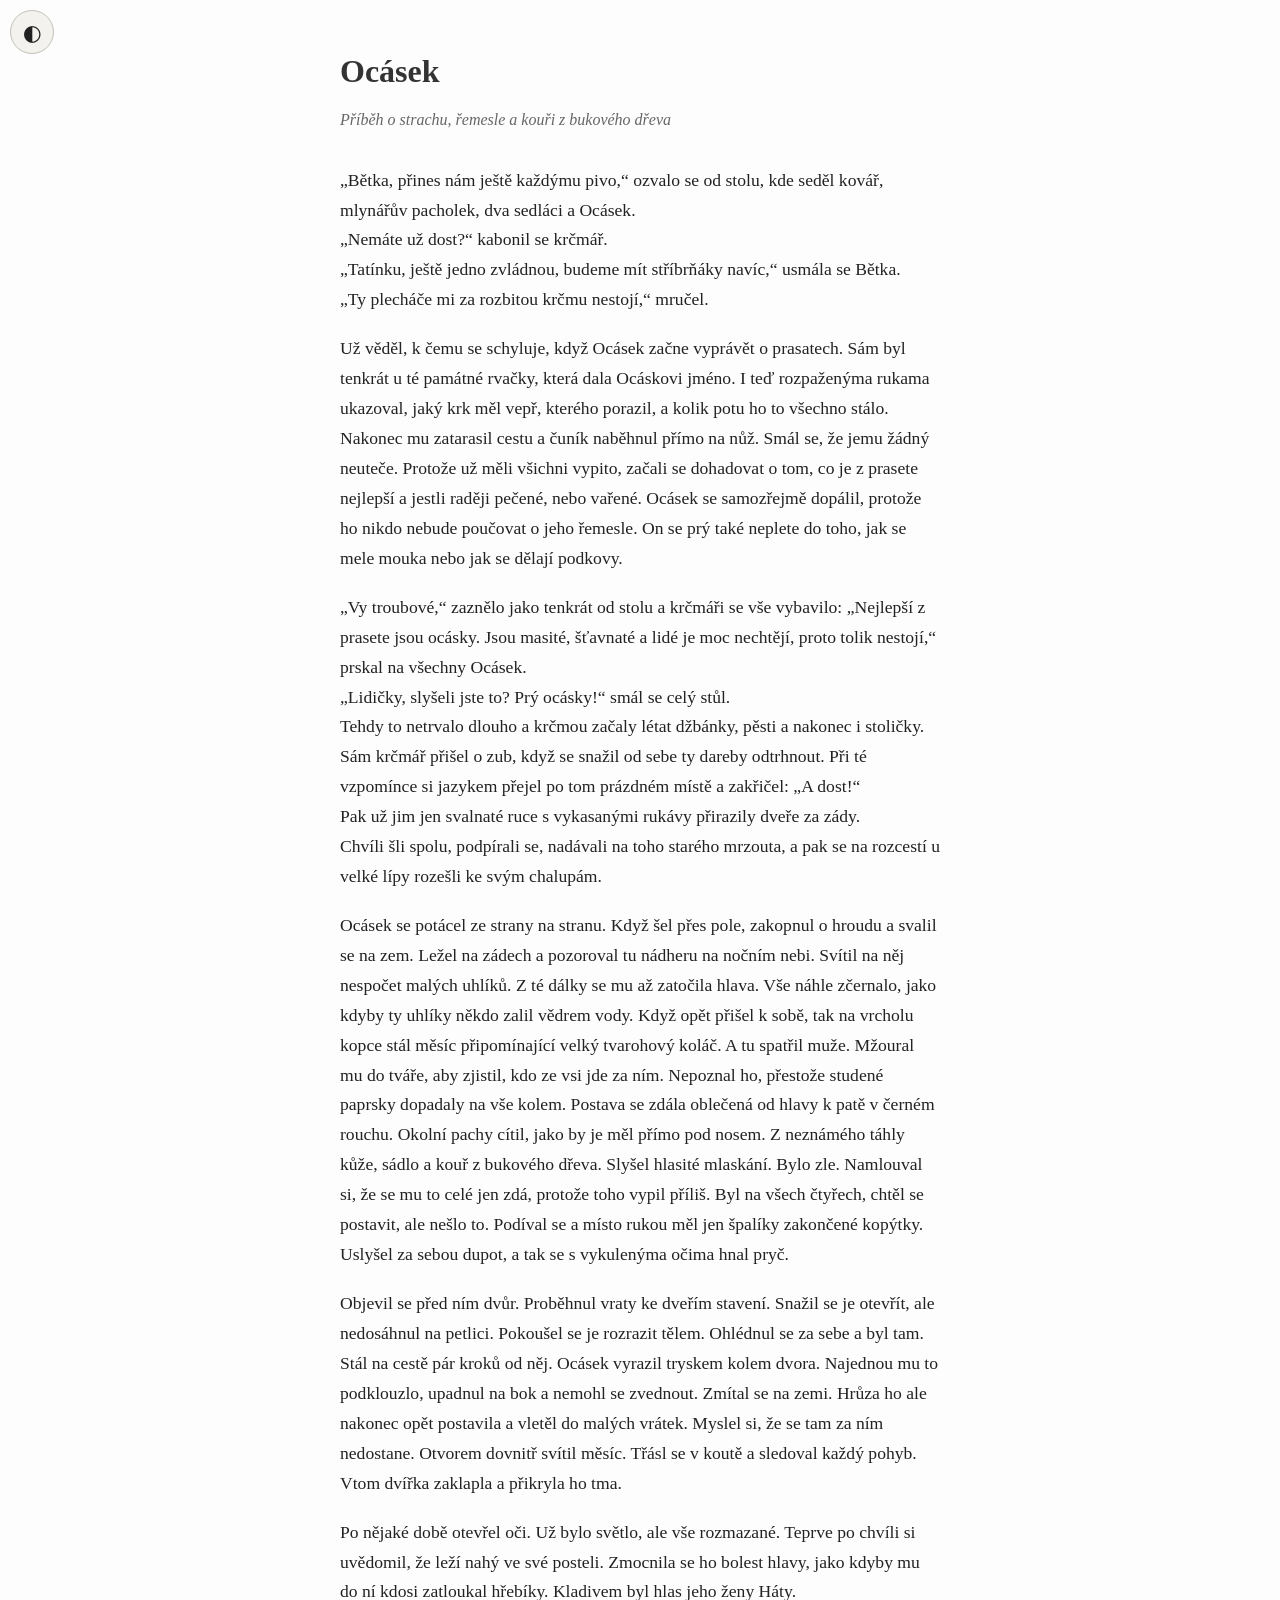
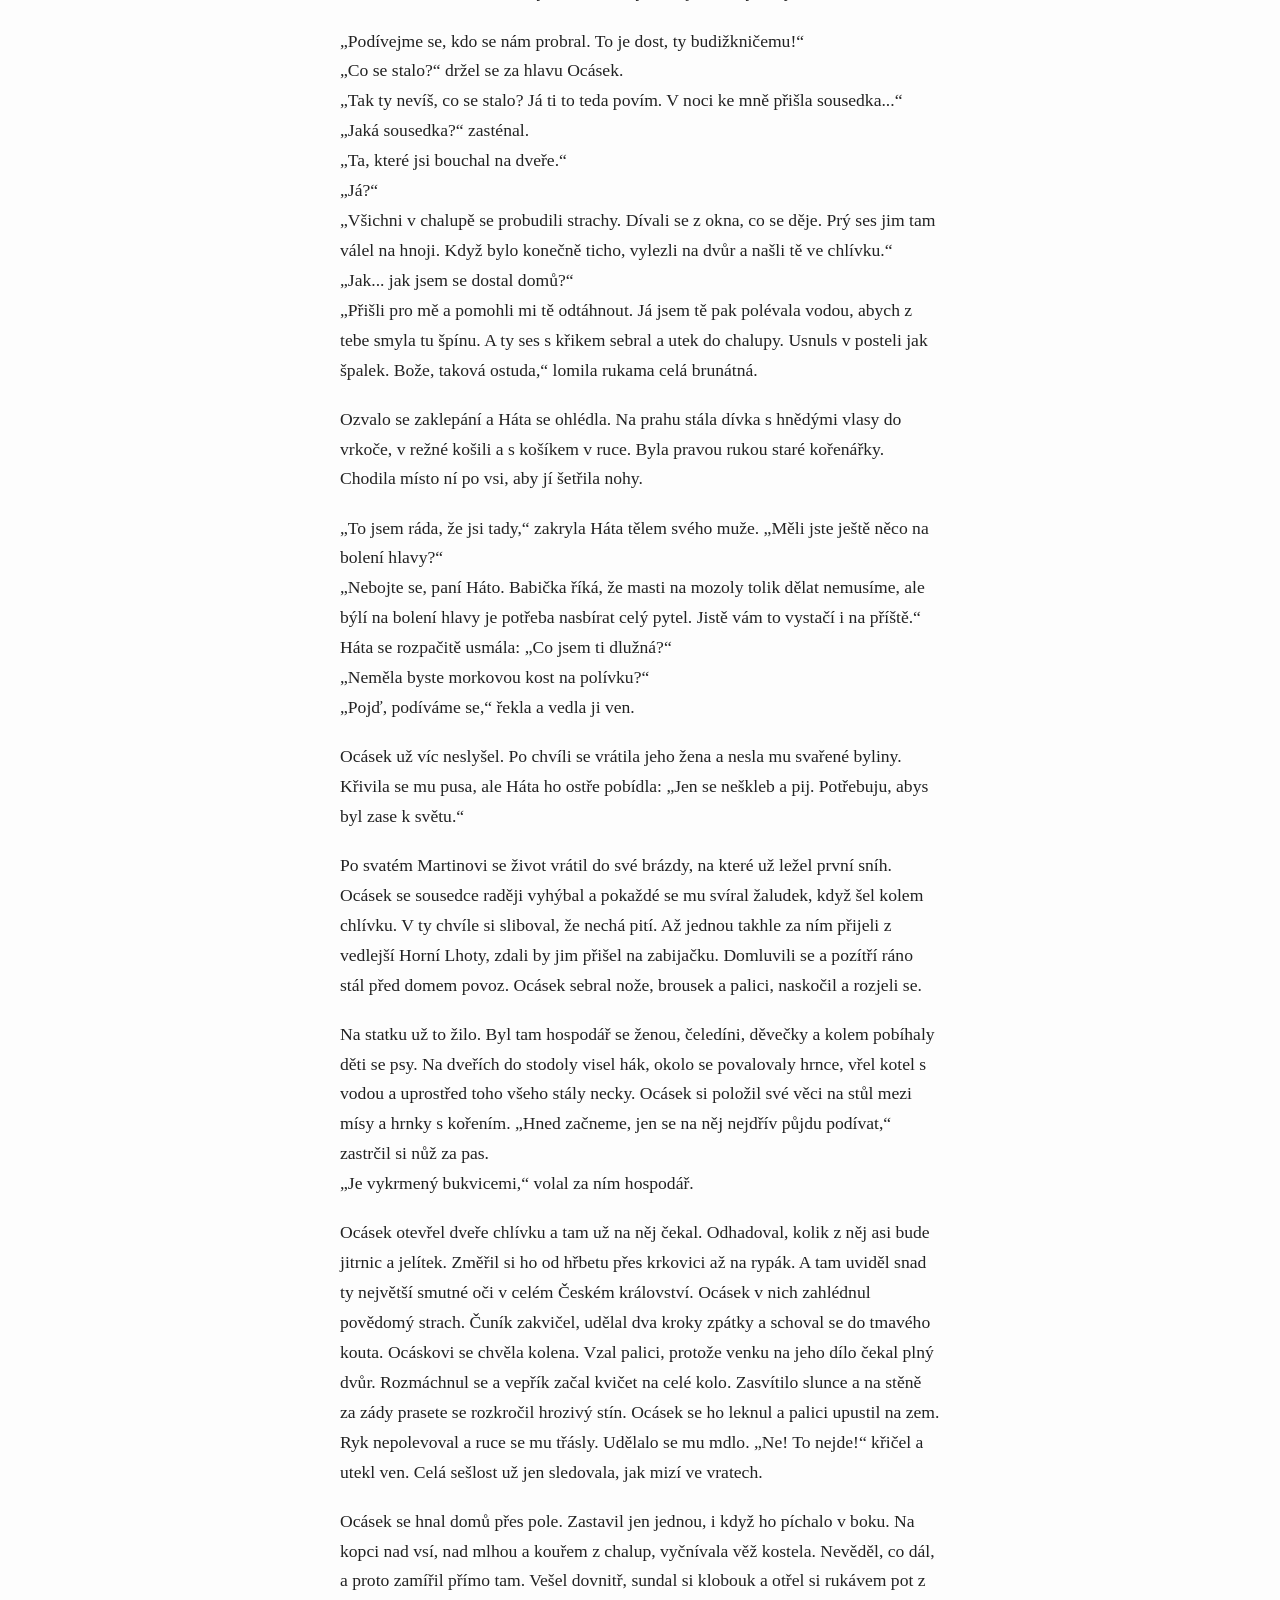
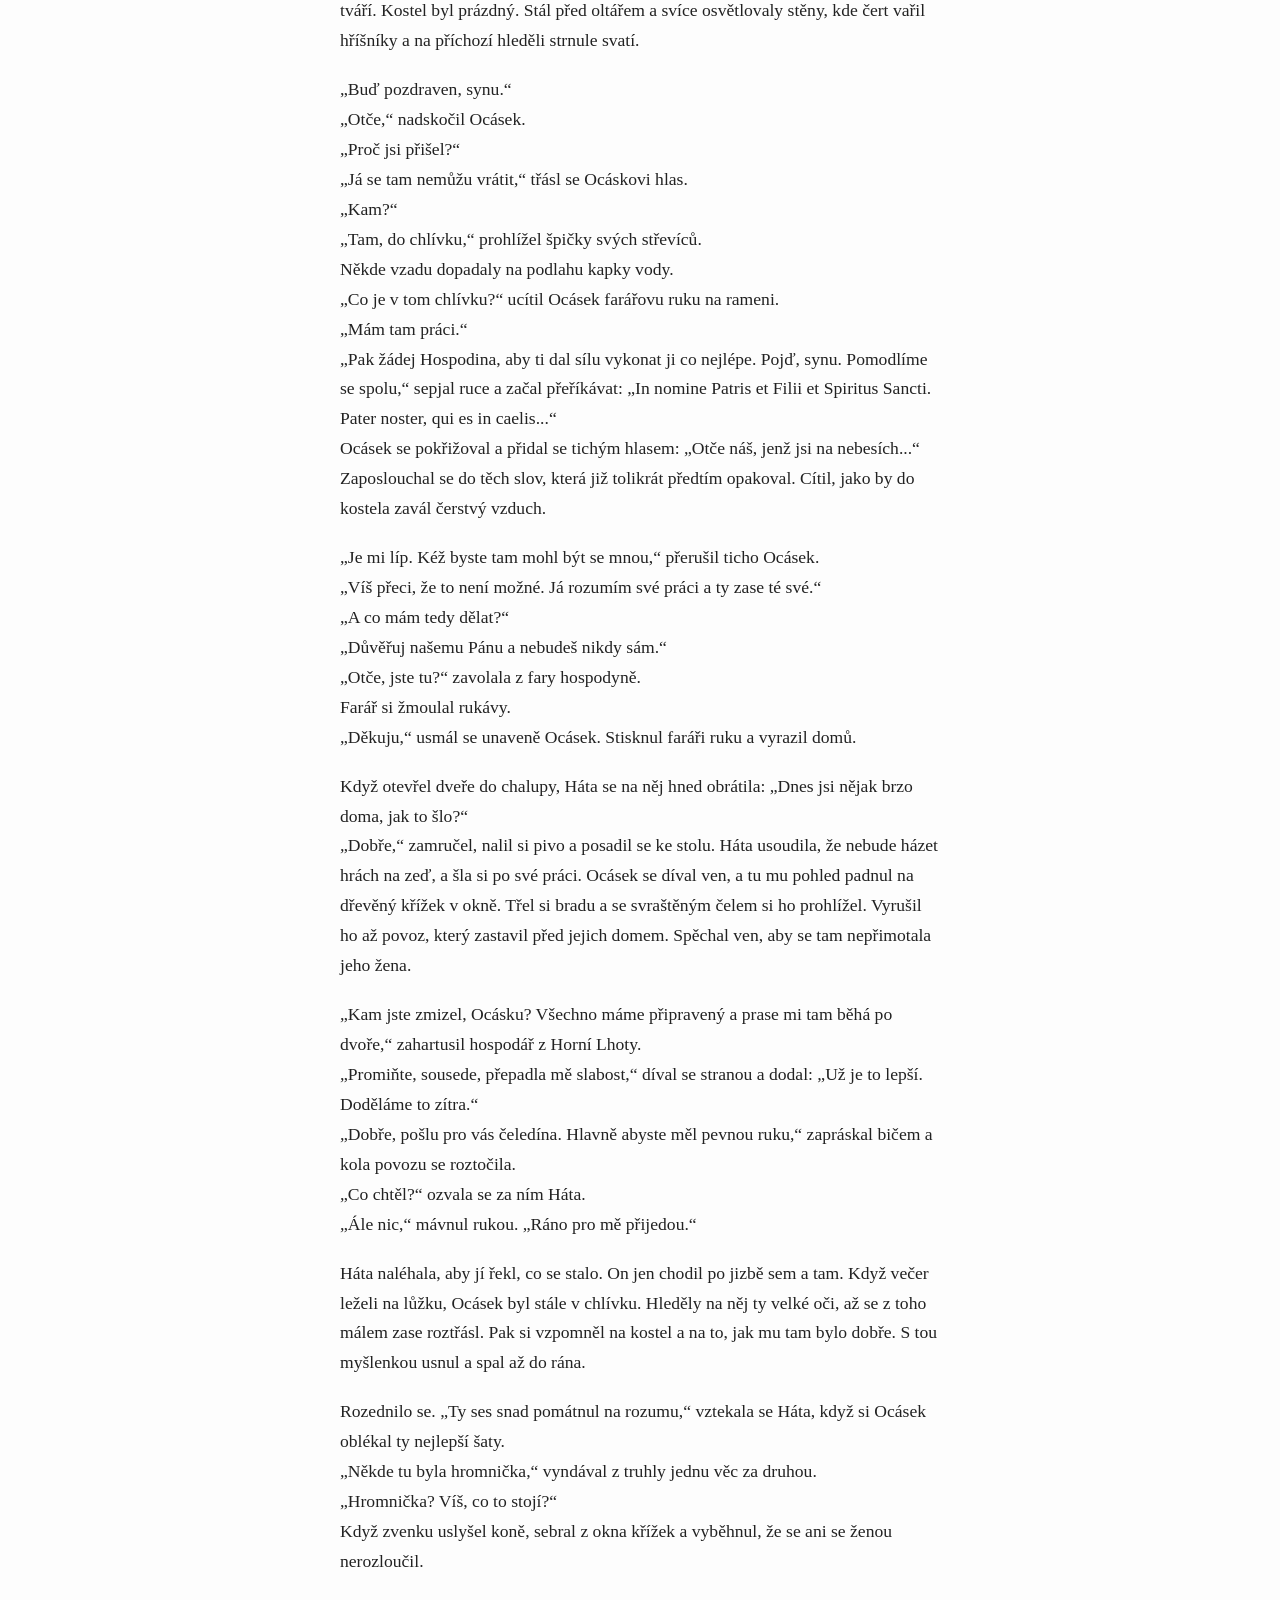
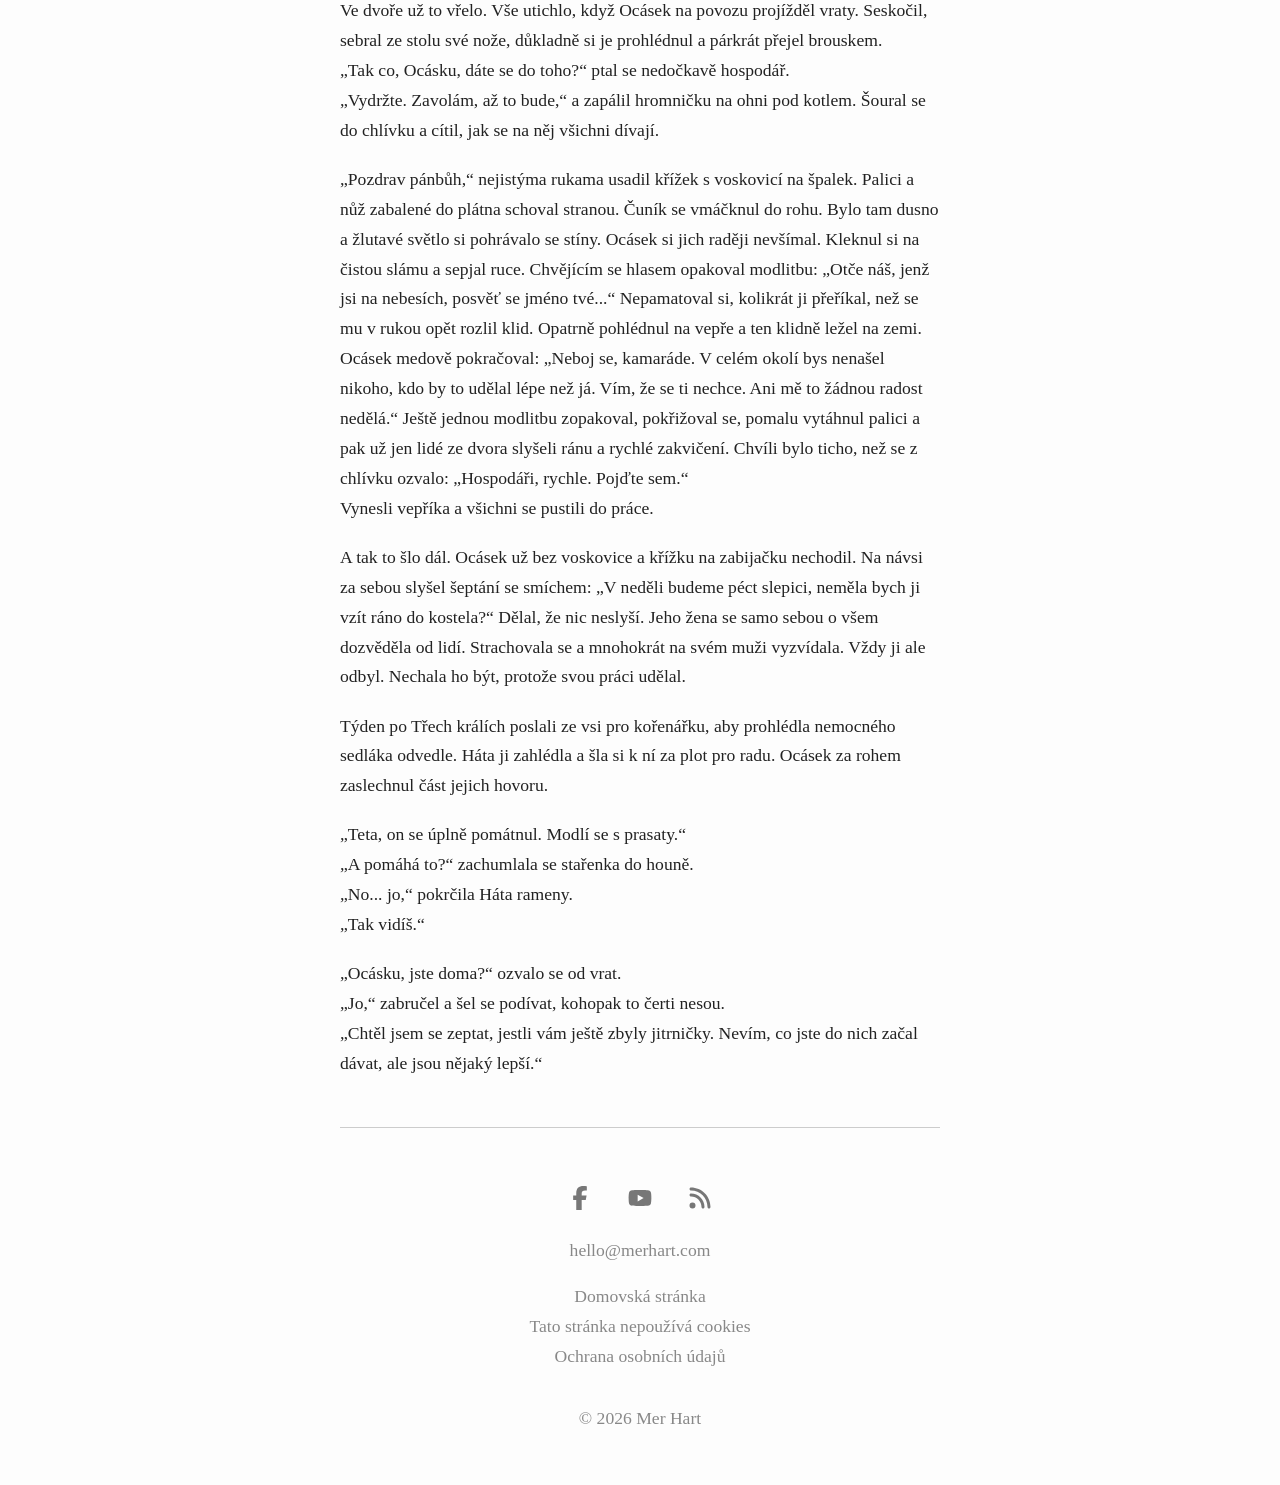
<file: stories/ocasek.html>
<!DOCTYPE html>
<html lang="cs">
<head>
  <meta charset="UTF-8">
  <title>Ocásek · Mer Hart</title>
  <meta name="viewport" content="width=device-width, initial-scale=1.0">
  <meta name="description" content="Příběh o strachu, řemesle a kouři z bukového dřeva. Krátká povídka ze světa Mer Harta.">
  <script src="/js/theme.js"></script>
  <link rel="stylesheet" href="/css/style.css">
  <link rel="alternate" type="application/atom+xml" title="Mer Hart · Stories from Between" href="/feed.xml">
  <link rel="icon" href="/favicon.ico" type="image/x-icon" />
  <link rel="icon" type="image/png" sizes="32x32" href="/favicon-32x32.png">
  <link rel="icon" type="image/png" sizes="16x16" href="/favicon-16x16.png">
  <link rel="shortcut icon" href="/favicon.ico">
  <meta property="og:title" content="Ocásek · Mer Hart">
  <meta property="og:description" content="Příběh o strachu, řemesle a kouři z bukového dřeva. Krátká povídka ze světa Mer Harta.">
  <meta property="og:type" content="article">
  <meta property="og:url" content="https://merhart.com/stories/ocasek.html">
  <meta property="og:locale" content="cs_CZ">
  <meta property="og:site_name" content="Mer Hart">
  <meta property="og:image" content="https://merhart.com/images/og.jpg">
  <meta property="og:image:width" content="1200">
  <meta property="og:image:height" content="630">
  <meta property="og:image:type" content="image/jpeg">
  <meta property="og:image:alt" content="Mer Hart – Stories from Between">  
  <meta name="twitter:title" content="Ocásek · Mer Hart">
  <meta name="twitter:description" content="Příběh o strachu, řemesle a kouři z bukového dřeva. Krátká povídka ze světa Mer Harta.">
  <meta name="twitter:image" content="https://merhart.com/images/og.jpg">
  <meta name="twitter:card" content="summary_large_image">
</head>
<body>
  <main>
    <h1>Ocásek</h1>
    <p class="story-note">Příběh o strachu, řemesle a kouři z bukového dřeva</p>
    

  <p>„Bětka, přines nám ještě každýmu pivo,“ ozvalo se od stolu, kde seděl kovář, mlynářův pacholek, dva sedláci a Ocásek.
    <br>
    „Nemáte už dost?“ kabonil se krčmář.
    <br>
    „Tatínku, ještě jedno zvládnou, budeme mít stříbrňáky navíc,“ usmála se Bětka.
    <br>
    „Ty plecháče mi za rozbitou krčmu nestojí,“ mručel.</p>

  <p>Už věděl, k čemu se schyluje, když Ocásek začne vyprávět o prasatech. Sám byl tenkrát u té památné rvačky, která dala Ocáskovi jméno. I teď rozpaženýma rukama ukazoval, jaký krk měl vepř, kterého porazil, a kolik potu ho to všechno stálo. Nakonec mu zatarasil cestu a čuník naběhnul přímo na nůž. Smál se, že jemu žádný neuteče. Protože už měli všichni vypito, začali se dohadovat o tom, co je z prasete nejlepší a jestli raději pečené, nebo vařené. Ocásek se samozřejmě dopálil, protože ho nikdo nebude poučovat o jeho řemesle. On se prý také neplete do toho, jak se mele mouka nebo jak se dělají podkovy.</p>

  <p>„Vy troubové,“ zaznělo jako tenkrát od stolu a krčmáři se vše vybavilo: „Nejlepší z prasete jsou ocásky. Jsou masité, šťavnaté a lidé je moc nechtějí, proto tolik nestojí,“ prskal na všechny Ocásek.
    <br>
    „Lidičky, slyšeli jste to? Prý ocásky!“ smál se celý stůl.
    <br>
    Tehdy to netrvalo dlouho a krčmou začaly létat džbánky, pěsti a nakonec i stoličky. Sám krčmář přišel o zub, když se snažil od sebe ty dareby odtrhnout. Při té vzpomínce si jazykem přejel po tom prázdném místě a zakřičel: „A dost!“
    <br>
    Pak už jim jen svalnaté ruce s vykasanými rukávy přirazily dveře za zády.
    <br>
    Chvíli šli spolu, podpírali se, nadávali na toho starého mrzouta, a pak se na rozcestí u velké lípy rozešli ke svým chalupám.</p>

  <p>Ocásek se potácel ze strany na stranu. Když šel přes pole, zakopnul o hroudu a svalil se na zem. Ležel na zádech a pozoroval tu nádheru na nočním nebi. Svítil na něj nespočet malých uhlíků. Z té dálky se mu až zatočila hlava. Vše náhle zčernalo, jako kdyby ty uhlíky někdo zalil vědrem vody. Když opět přišel k sobě, tak na vrcholu kopce stál měsíc připomínající velký tvarohový koláč. A tu spatřil muže. Mžoural mu do tváře, aby zjistil, kdo ze vsi jde za ním. Nepoznal ho, přestože studené paprsky dopadaly na vše kolem. Postava se zdála oblečená od hlavy k patě v černém rouchu. Okolní pachy cítil, jako by je měl přímo pod nosem. Z neznámého táhly kůže, sádlo a kouř z bukového dřeva. Slyšel hlasité mlaskání. Bylo zle. Namlouval si, že se mu to celé jen zdá, protože toho vypil příliš. Byl na všech čtyřech, chtěl se postavit, ale nešlo to. Podíval se a místo rukou měl jen špalíky zakončené kopýtky. Uslyšel za sebou dupot, a tak se s vykulenýma očima hnal pryč.</p>

  <p>Objevil se před ním dvůr. Proběhnul vraty ke dveřím stavení. Snažil se je otevřít, ale nedosáhnul na petlici. Pokoušel se je rozrazit tělem. Ohlédnul se za sebe a byl tam. Stál na cestě pár kroků od něj. Ocásek vyrazil tryskem kolem dvora. Najednou mu to podklouzlo, upadnul na bok a nemohl se zvednout. Zmítal se na zemi. Hrůza ho ale nakonec opět postavila a vletěl do malých vrátek. Myslel si, že se tam za ním nedostane. Otvorem dovnitř svítil měsíc. Třásl se v koutě a sledoval každý pohyb. Vtom dvířka zaklapla a přikryla ho tma.</p>

  <p>Po nějaké době otevřel oči. Už bylo světlo, ale vše rozmazané. Teprve po chvíli si uvědomil, že leží nahý ve své posteli. Zmocnila se ho bolest hlavy, jako kdyby mu do ní kdosi zatloukal hřebíky. Kladivem byl hlas jeho ženy Háty.</p>

  <p>„Podívejme se, kdo se nám probral. To je dost, ty budižkničemu!“
    <br>
    „Co se stalo?“ držel se za hlavu Ocásek.
    <br>
    „Tak ty nevíš, co se stalo? Já ti to teda povím. V noci ke mně přišla sousedka...“
    <br>
    „Jaká sousedka?“ zasténal.
    <br>
    „Ta, které jsi bouchal na dveře.“
    <br>
    „Já?“
    <br>
    „Všichni v chalupě se probudili strachy. Dívali se z okna, co se děje. Prý ses jim tam válel na hnoji. Když bylo konečně ticho, vylezli na dvůr a našli tě ve chlívku.“
    <br>
    „Jak... jak jsem se dostal domů?“
    <br>
    „Přišli pro mě a pomohli mi tě odtáhnout. Já jsem tě pak polévala vodou, abych z tebe smyla tu špínu. A ty ses s křikem sebral a utek do chalupy. Usnuls v posteli jak špalek. Bože, taková ostuda,“ lomila rukama celá brunátná.</p>

  <p>Ozvalo se zaklepání a Háta se ohlédla. Na prahu stála dívka s hnědými vlasy do vrkoče, v režné košili a s košíkem v ruce. Byla pravou rukou staré kořenářky. Chodila místo ní po vsi, aby jí šetřila nohy.</p>

  <p>„To jsem ráda, že jsi tady,“ zakryla Háta tělem svého muže. „Měli jste ještě něco na bolení hlavy?“
    <br>
    „Nebojte se, paní Háto. Babička říká, že masti na mozoly tolik dělat nemusíme, ale býlí na bolení hlavy je potřeba nasbírat celý pytel. Jistě vám to vystačí i na příště.“
    <br>
    Háta se rozpačitě usmála: „Co jsem ti dlužná?“
    <br>
    „Neměla byste morkovou kost na polívku?“
    <br>
    „Pojď, podíváme se,“ řekla a vedla ji ven.</p>

  <p>Ocásek už víc neslyšel. Po chvíli se vrátila jeho žena a nesla mu svařené byliny. Křivila se mu pusa, ale Háta ho ostře pobídla: „Jen se neškleb a pij. Potřebuju, abys byl zase k světu.“</p>

  <p>Po svatém Martinovi se život vrátil do své brázdy, na které už ležel první sníh. Ocásek se sousedce raději vyhýbal a pokaždé se mu svíral žaludek, když šel kolem chlívku. V ty chvíle si sliboval, že nechá pití. Až jednou takhle za ním přijeli z vedlejší Horní Lhoty, zdali by jim přišel na zabijačku. Domluvili se a pozítří ráno stál před domem povoz. Ocásek sebral nože, brousek a palici, naskočil a rozjeli se.</p>

  <p>Na statku už to žilo. Byl tam hospodář se ženou, čeledíni, děvečky a kolem pobíhaly děti se psy. Na dveřích do stodoly visel hák, okolo se povalovaly hrnce, vřel kotel s vodou a uprostřed toho všeho stály necky. Ocásek si položil své věci na stůl mezi mísy a hrnky s kořením. „Hned začneme, jen se na něj nejdřív půjdu podívat,“ zastrčil si nůž za pas.
    <br>
    „Je vykrmený bukvicemi,“ volal za ním hospodář.</p>

  <p>Ocásek otevřel dveře chlívku a tam už na něj čekal. Odhadoval, kolik z něj asi bude jitrnic a jelítek. Změřil si ho od hřbetu přes krkovici až na rypák. A tam uviděl snad ty největší smutné oči v celém Českém království. Ocásek v nich zahlédnul povědomý strach. Čuník zakvičel, udělal dva kroky zpátky a schoval se do tmavého kouta. Ocáskovi se chvěla kolena. Vzal palici, protože venku na jeho dílo čekal plný dvůr. Rozmáchnul se a vepřík začal kvičet na celé kolo. Zasvítilo slunce a na stěně za zády prasete se rozkročil hrozivý stín. Ocásek se ho leknul a palici upustil na zem. Ryk nepolevoval a ruce se mu třásly. Udělalo se mu mdlo. „Ne! To nejde!“ křičel a utekl ven. Celá sešlost už jen sledovala, jak mizí ve vratech.</p>

  <p>Ocásek se hnal domů přes pole. Zastavil jen jednou, i když ho píchalo v boku. Na kopci nad vsí, nad mlhou a kouřem z chalup, vyčnívala věž kostela. Nevěděl, co dál, a proto zamířil přímo tam. Vešel dovnitř, sundal si klobouk a otřel si rukávem pot z tváří. Kostel byl prázdný. Stál před oltářem a svíce osvětlovaly stěny, kde čert vařil hříšníky a na příchozí hleděli strnule svatí.</p>

  <p>„Buď pozdraven, synu.“
    <br>
    „Otče,“ nadskočil Ocásek.
    <br>
    „Proč jsi přišel?“
    <br>
    „Já se tam nemůžu vrátit,“ třásl se Ocáskovi hlas.
    <br>
    „Kam?“
    <br>
    „Tam, do chlívku,“ prohlížel špičky svých střevíců.
    <br>
    Někde vzadu dopadaly na podlahu kapky vody.
    <br>
    „Co je v tom chlívku?“ ucítil Ocásek farářovu ruku na rameni.
    <br>
    „Mám tam práci.“
    <br>
    „Pak žádej Hospodina, aby ti dal sílu vykonat ji co nejlépe. Pojď, synu. Pomodlíme se spolu,“ sepjal ruce a začal přeříkávat: „In nomine Patris et Filii et Spiritus Sancti. Pater noster, qui es in caelis...“
    <br>
    Ocásek se pokřižoval a přidal se tichým hlasem: „Otče náš, jenž jsi na nebesích...“ Zaposlouchal se do těch slov, která již tolikrát předtím opakoval. Cítil, jako by do kostela zavál čerstvý vzduch.</p>

  <p>„Je mi líp. Kéž byste tam mohl být se mnou,“ přerušil ticho Ocásek.
    <br>
    „Víš přeci, že to není možné. Já rozumím své práci a ty zase té své.“
    <br>
    „A co mám tedy dělat?“
    <br>
    „Důvěřuj našemu Pánu a nebudeš nikdy sám.“
    <br>
    „Otče, jste tu?“ zavolala z fary hospodyně.
    <br>
    Farář si žmoulal rukávy.
    <br>
    „Děkuju,“ usmál se unaveně Ocásek. Stisknul faráři ruku a vyrazil domů.</p>

  <p>Když otevřel dveře do chalupy, Háta se na něj hned obrátila: „Dnes jsi nějak brzo doma, jak to šlo?“
    <br>
    „Dobře,“ zamručel, nalil si pivo a posadil se ke stolu. Háta usoudila, že nebude házet hrách na zeď, a šla si po své práci. Ocásek se díval ven, a tu mu pohled padnul na dřevěný křížek v okně. Třel si bradu a se svraštěným čelem si ho prohlížel. Vyrušil ho až povoz, který zastavil před jejich domem. Spěchal ven, aby se tam nepřimotala jeho žena.</p>

  <p>„Kam jste zmizel, Ocásku? Všechno máme připravený a prase mi tam běhá po dvoře,“ zahartusil hospodář z Horní Lhoty.
    <br>
    „Promiňte, sousede, přepadla mě slabost,“ díval se stranou a dodal: „Už je to lepší. Doděláme to zítra.“
    <br>
    „Dobře, pošlu pro vás čeledína. Hlavně abyste měl pevnou ruku,“ zapráskal bičem a kola povozu se roztočila.
    <br>
    „Co chtěl?“ ozvala se za ním Háta.
    <br>
    „Ále nic,“ mávnul rukou. „Ráno pro mě přijedou.“</p>

  <p>Háta naléhala, aby jí řekl, co se stalo. On jen chodil po jizbě sem a tam. Když večer leželi na lůžku, Ocásek byl stále v chlívku. Hleděly na něj ty velké oči, až se z toho málem zase roztřásl. Pak si vzpomněl na kostel a na to, jak mu tam bylo dobře. S tou myšlenkou usnul a spal až do rána.</p>

  <p>Rozednilo se. „Ty ses snad pomátnul na rozumu,“ vztekala se Háta, když si Ocásek oblékal ty nejlepší šaty.
    <br>
    „Někde tu byla hromnička,“ vyndával z truhly jednu věc za druhou.
    <br>
    „Hromnička? Víš, co to stojí?“
    <br>
    Když zvenku uslyšel koně, sebral z okna křížek a vyběhnul, že se ani se ženou nerozloučil.</p>

  <p>Ve dvoře už to vřelo. Vše utichlo, když Ocásek na povozu projížděl vraty. Seskočil, sebral ze stolu své nože, důkladně si je prohlédnul a párkrát přejel brouskem.
    <br>
    „Tak co, Ocásku, dáte se do toho?“ ptal se nedočkavě hospodář.
    <br>
    „Vydržte. Zavolám, až to bude,“ a zapálil hromničku na ohni pod kotlem. Šoural se do chlívku a cítil, jak se na něj všichni dívají.</p>

  <p>„Pozdrav pánbůh,“ nejistýma rukama usadil křížek s voskovicí na špalek. Palici a nůž zabalené do plátna schoval stranou. Čuník se vmáčknul do rohu. Bylo tam dusno a žlutavé světlo si pohrávalo se stíny. Ocásek si jich raději nevšímal. Kleknul si na čistou slámu a sepjal ruce. Chvějícím se hlasem opakoval modlitbu: „Otče náš, jenž jsi na nebesích, posvěť se jméno tvé...“ Nepamatoval si, kolikrát ji přeříkal, než se mu v rukou opět rozlil klid. Opatrně pohlédnul na vepře a ten klidně ležel na zemi. Ocásek medově pokračoval: „Neboj se, kamaráde. V celém okolí bys nenašel nikoho, kdo by to udělal lépe než já. Vím, že se ti nechce. Ani mě to žádnou radost nedělá.“ Ještě jednou modlitbu zopakoval, pokřižoval se, pomalu vytáhnul palici a pak už jen lidé ze dvora slyšeli ránu a rychlé zakvičení. Chvíli bylo ticho, než se z chlívku ozvalo: „Hospodáři, rychle. Pojďte sem.“
    <br>
    Vynesli vepříka a všichni se pustili do práce.</p>

  <p>A tak to šlo dál. Ocásek už bez voskovice a křížku na zabijačku nechodil. Na návsi za sebou slyšel šeptání se smíchem: „V neděli budeme péct slepici, neměla bych ji vzít ráno do kostela?“ Dělal, že nic neslyší. Jeho žena se samo sebou o všem dozvěděla od lidí. Strachovala se a mnohokrát na svém muži vyzvídala. Vždy ji ale odbyl. Nechala ho být, protože svou práci udělal.</p>

  <p>Týden po Třech králích poslali ze vsi pro kořenářku, aby prohlédla nemocného sedláka odvedle. Háta ji zahlédla a šla si k ní za plot pro radu. Ocásek za rohem zaslechnul část jejich hovoru.</p>

  <p>„Teta, on se úplně pomátnul. Modlí se s prasaty.“
    <br>
    „A pomáhá to?“ zachumlala se stařenka do houně.
    <br>
    „No... jo,“ pokrčila Háta rameny.
    <br>
    „Tak vidíš.“</p>

  <p>„Ocásku, jste doma?“ ozvalo se od vrat.
    <br>
    „Jo,“ zabručel a šel se podívat, kohopak to čerti nesou.
    <br>
    „Chtěl jsem se zeptat, jestli vám ještě zbyly jitrničky. Nevím, co jste do nich začal dávat, ale jsou nějaký lepší.“</p>


<div id="footer"></div>
<script>
  fetch("/footer.html")
    .then(response => response.text())
    .then(html => document.getElementById("footer").innerHTML = html)
    .catch(err => console.error("Chyba při načítání patičky:", err));
</script>
<noscript>
  <div style="text-align: center; color: #900; font-size: 14px; padding: 1rem;">
    Tato stránka vyžaduje JavaScript pro zobrazení patičky.
  </div>
</noscript>
<p class="copyright">© <span id="year"></span> Mer Hart</p>
</main>
<script>
  document.getElementById('year').textContent = new Date().getFullYear();
</script>
</body>
</html>
</file>
<file: css/style.css>
body {
  margin: 0;
  padding: 2rem;
  font-family: 'Georgia', serif;
  background-color: #fdfdfd;
  color: #333;
  display: flex;
  justify-content: center;
  align-items: center;
  min-height: 100vh;
}

main {
  width: 100%;
  max-width: 600px;
  text-align: left;
}

main a {
  color: #333;
  text-decoration: none;
}

main a:hover {
  text-decoration: underline;
}

h1 {
  font-size: 2rem;
  margin-bottom: 0.5rem;
}

.subtitle {
  font-size: 1.3rem;
  font-weight: normal;
  margin-top: -0.5rem;
  margin-bottom: 2rem;
  color: #666;
}

p {
  margin-bottom: 1.2rem;
  line-height: 1.7;
  font-size: 1.1rem;
  color: #222; 
}

.lang-switch {
  position: absolute;
  top: 1rem;
  right: 1rem;
}

.lang-switch a {
  color: #555;
  text-decoration: none;
}

footer {
  font-size: 0.9rem;
  color: #777;
  margin-top: 3rem;
  text-align:center;
}

footer a {
  color: #777;
  text-decoration: none;
}

hr {
  border: none;
  border-top: 1px solid #ccc;
  margin: 3rem 0;
}

/* Quiet, accessible links to Mer Hart social channels. */
.social-links {
  display: flex;
  justify-content: center;
  align-items: center;
  gap: 1rem;
  margin: 0.5rem 0 1rem;
}

.social-links a {
  display: inline-flex;
  align-items: center;
  justify-content: center;
  width: 44px;
  height: 44px;
  color: #777;
  text-decoration: none;
}

.social-links svg {
  display: block;
  width: 24px;
  height: 24px;
}

.social-links a:hover,
.social-links a:focus-visible {
  color: #555;
}

.social-links a:focus-visible {
  outline: 2px solid currentColor;
  outline-offset: 2px;
  border-radius: 4px;
}

.contact-link {
  margin: 0.5rem 0 1rem;
  text-align: center;
  color: #888;
}

.contact-link a {
  color: #888;
}

.privacy-note {
  margin-top: 0.5rem;
  text-align:center;
  color: #888;
}
.privacy-note a{
  text-align:center;
  color: #888;
}

.copyright {
  color: #888;
  text-align: center;
  margin-top: 2rem;
}

.story-note {
  font-style: italic;
  color: #666;
  font-size: 1rem;
  margin-bottom: 2rem;
}

.story-list {
  display: grid;
  width: 100%;
  max-width: 500px;
  margin: 0 auto;
  gap: 1.75rem;
}

.story-item {
  min-width: 0;
  margin: 0;
  text-align: left;
}

.story-item h2 {
  margin: 0;
  font-size: 1.3rem;
}

.story-item p {
  margin: 0.1rem 0 0;
  color: #666;
  font-size: 1.1rem;
  line-height: 1.5;
  overflow-wrap: anywhere;
}

@media (max-width: 600px) {
  body:has(.lang-switch) {
    flex-direction: column;
    justify-content: flex-start;
    align-items: stretch;
  }

  .lang-switch {
    position: static;
    align-self: flex-end;
    margin-bottom: 3rem;
  }
}

/* Reader-friendly colors. The browser preference works without JavaScript. */
:root {
  color-scheme: light;
  --page-bg: #fdfdfd;
  --heading: #333333;
  --body-text: #222222;
  --primary-link: #333333;
  --secondary-link: #555555;
  --muted-text: #666666;
  --footer-text: #777777;
  --subtle-text: #888888;
  --rule: #cccccc;
  --control-bg: #f4f2ee;
  --control-border: #c3bfb8;
  --focus: #745834;
}

@media (prefers-color-scheme: dark) {
  :root:not([data-theme="light"]) {
    color-scheme: dark;
    --page-bg: #191b1c;
    --heading: #f0e9dc;
    --body-text: #ded9cf;
    --primary-link: #d4bea0;
    --secondary-link: #c4b59f;
    --muted-text: #aaa69e;
    --footer-text: #aaa69e;
    --subtle-text: #aaa69e;
    --rule: #41413e;
    --control-bg: #282a2b;
    --control-border: #56534e;
    --focus: #e5cba6;
  }
}
:root[data-theme="dark"] {
  color-scheme: dark;
  --page-bg: #191b1c;
  --heading: #f0e9dc;
  --body-text: #ded9cf;
  --primary-link: #d4bea0;
  --secondary-link: #c4b59f;
  --muted-text: #aaa69e;
  --footer-text: #aaa69e;
  --subtle-text: #aaa69e;
  --rule: #41413e;
  --control-bg: #282a2b;
  --control-border: #56534e;
  --focus: #e5cba6;
}
:root[data-theme="light"] { color-scheme: light; }

body { background-color: var(--page-bg); color: var(--body-text); }
h1, h2, h3 { color: var(--heading); }
p, li { color: var(--body-text); }
main a { color: var(--primary-link); }
.subtitle, .story-note, .story-item p { color: var(--muted-text); }
.lang-switch a { color: var(--secondary-link); }
footer, footer a, .social-links a { color: var(--footer-text); }
.social-links a:hover, .social-links a:focus-visible { color: var(--primary-link); }
.contact-link, .contact-link a, .privacy-note, .privacy-note a, .copyright { color: var(--subtle-text); }
hr { border-top-color: var(--rule); }
a:focus-visible, .theme-toggle:focus-visible { outline: 2px solid var(--focus); outline-offset: 4px; }

.theme-toggle {
  position: fixed;
  top: 0.65rem;
  left: 0.65rem;
  z-index: 10;
  display: inline-flex;
  align-items: center;
  justify-content: center;
  width: 44px;
  height: 44px;
  padding: 0;
  border: 1px solid var(--control-border);
  border-radius: 999px;
  background: var(--control-bg);
  color: var(--body-text);
  font: 1.35rem/1 system-ui, sans-serif;
  cursor: pointer;
}
.theme-toggle:hover { border-color: var(--primary-link); }
@media (max-width: 600px) {
  .theme-toggle { position: absolute; font-size: 1.55rem; }
  /* Story pages have no language navigation: reserve space above the title. */
  .theme-toggle + main { padding-top: 3.5rem; }
}
</file>
